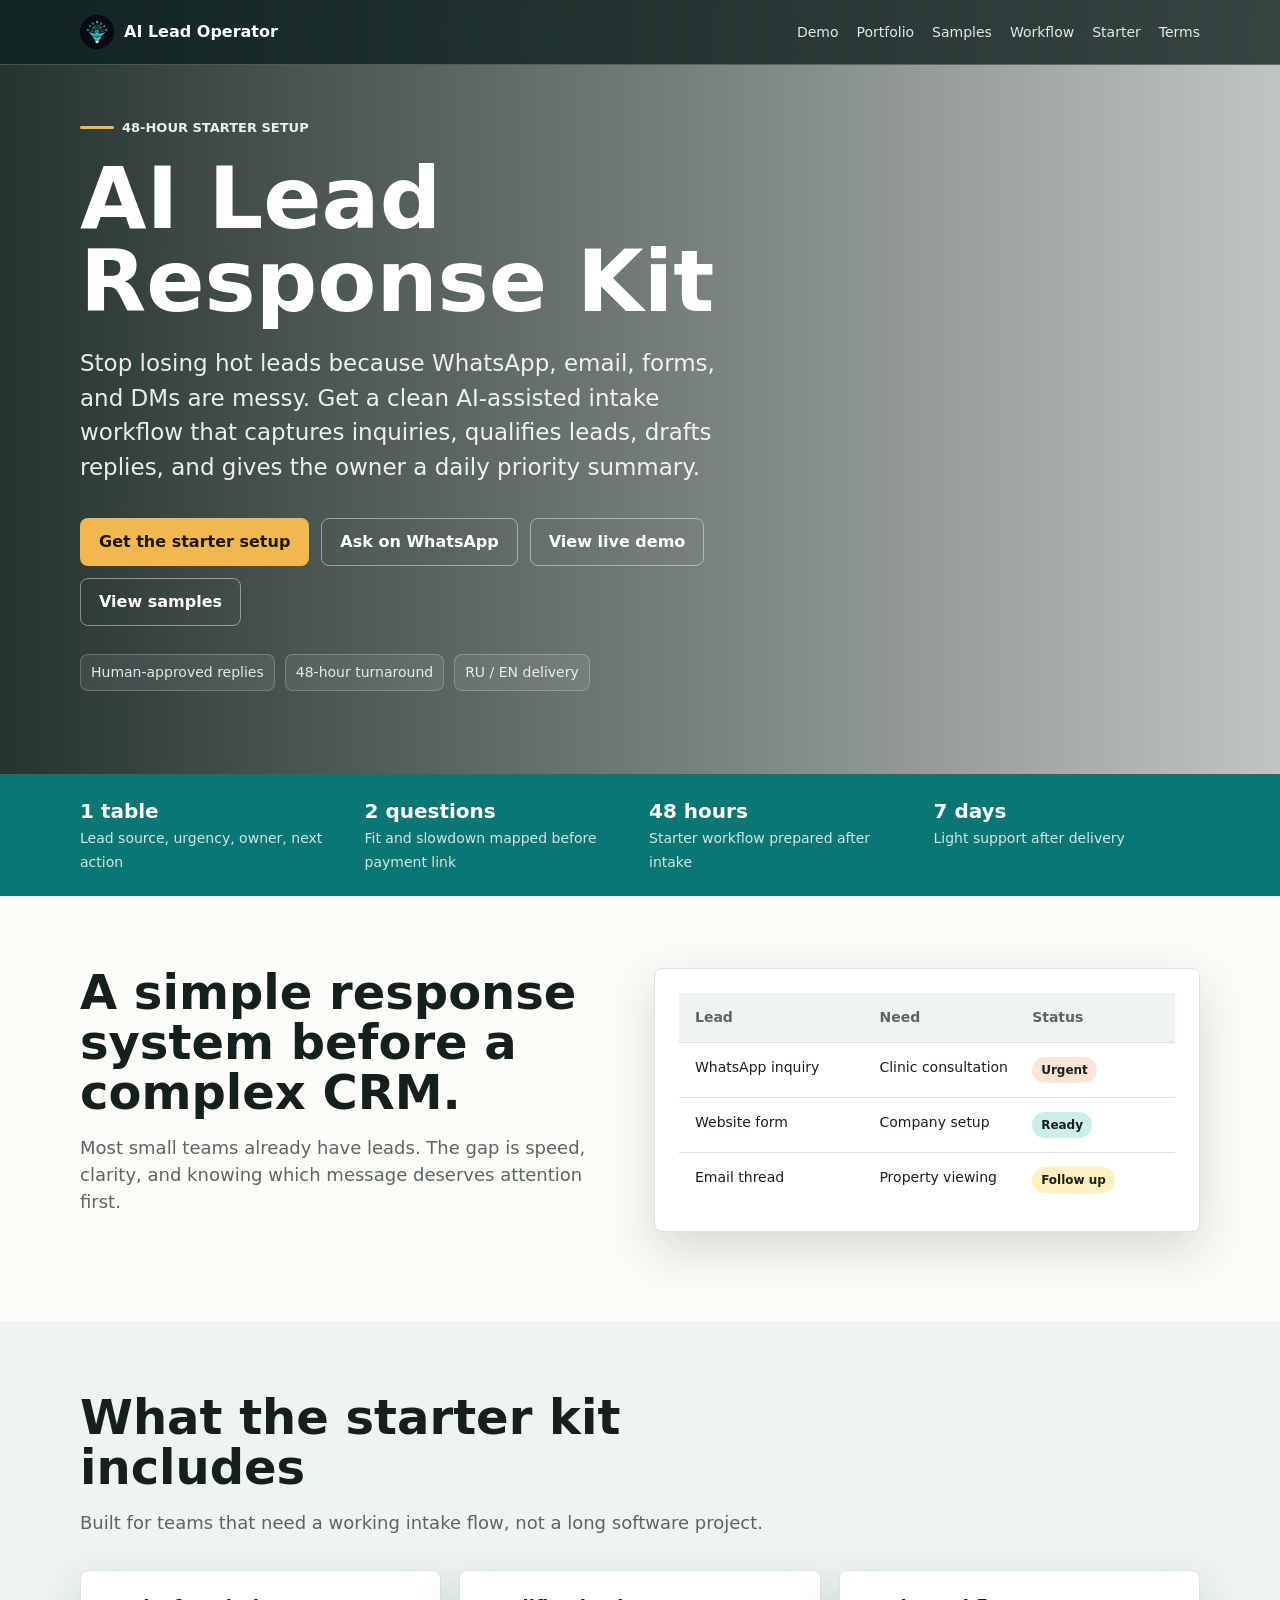
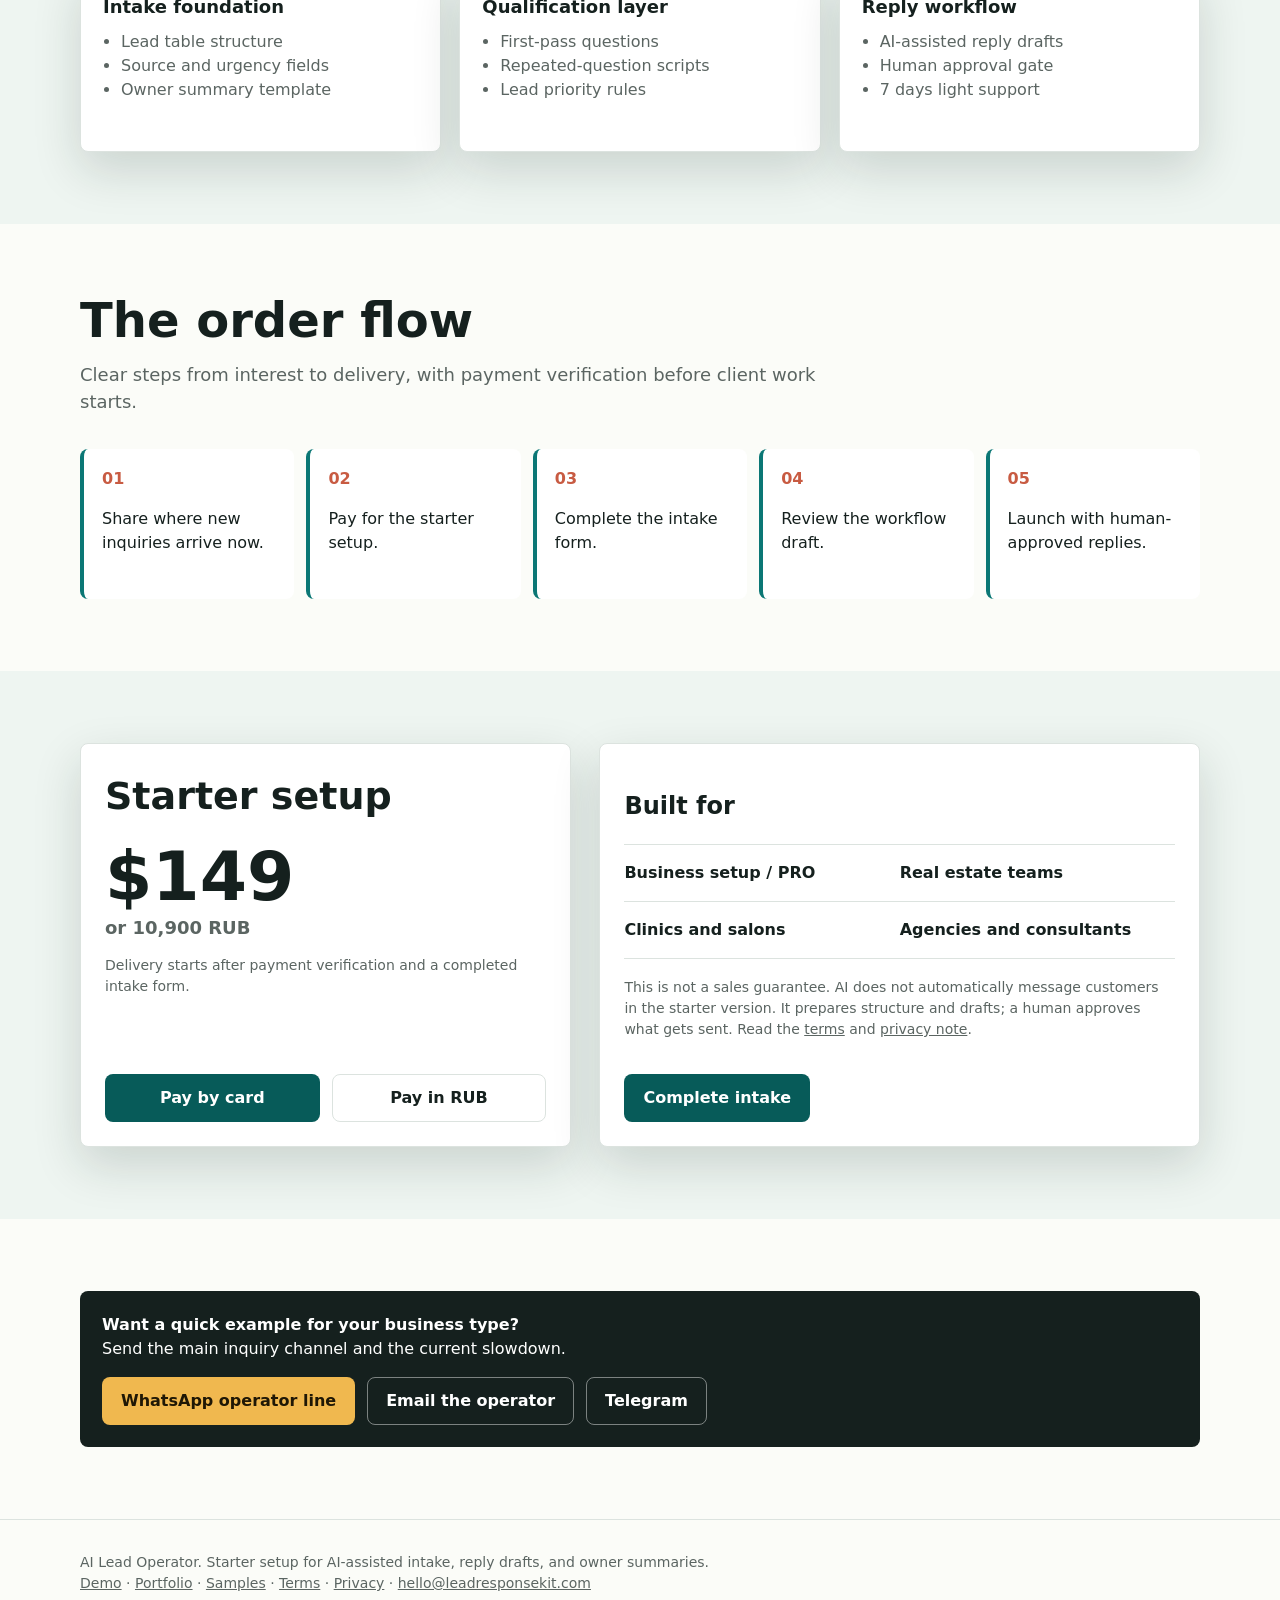
<file: index.html>
<!doctype html>
<html lang="en">
  <head>
    <meta charset="utf-8" />
    <meta name="viewport" content="width=device-width, initial-scale=1" />
    <title>AI Lead Response Kit</title>
    <meta
      name="description"
      content="A 48-hour AI-assisted lead intake setup for small teams that handle WhatsApp, email, forms, and DMs."
    />
    <link rel="canonical" href="https://leadresponsekit.com/" />
    <style>
      :root {
        color-scheme: light;
        --ink: #15201e;
        --muted: #5b6562;
        --line: #dce3df;
        --paper: #fbfcf8;
        --band: #eef5f1;
        --teal: #0b7775;
        --teal-dark: #075b59;
        --coral: #c85b42;
        --amber: #f0b84f;
        --white: #ffffff;
        --shadow: 0 18px 48px rgba(16, 36, 33, 0.16);
      }

      * {
        box-sizing: border-box;
      }

      html {
        scroll-behavior: smooth;
      }

      body {
        margin: 0;
        background: var(--paper);
        color: var(--ink);
        font-family:
          Inter, ui-sans-serif, system-ui, -apple-system, BlinkMacSystemFont,
          "Segoe UI", sans-serif;
        line-height: 1.5;
      }

      a {
        color: inherit;
      }

      .topbar {
        position: fixed;
        z-index: 10;
        top: 0;
        left: 0;
        right: 0;
        border-bottom: 1px solid rgba(255, 255, 255, 0.22);
        background: rgba(13, 33, 30, 0.78);
        backdrop-filter: blur(14px);
      }

      .nav {
        display: flex;
        align-items: center;
        justify-content: space-between;
        width: min(1120px, calc(100% - 32px));
        min-height: 64px;
        margin: 0 auto;
        gap: 20px;
      }

      .brand {
        display: inline-flex;
        align-items: center;
        gap: 10px;
        color: var(--white);
        font-weight: 750;
        text-decoration: none;
        white-space: nowrap;
      }

      .brand img {
        width: 34px;
        height: 34px;
        border-radius: 50%;
        object-fit: cover;
      }

      .nav-links {
        display: flex;
        align-items: center;
        gap: 18px;
        color: rgba(255, 255, 255, 0.88);
        font-size: 14px;
      }

      .nav-links a {
        text-decoration: none;
      }

      .hero {
        min-height: 86vh;
        padding: 112px 0 72px;
        color: var(--white);
        background:
          linear-gradient(90deg, rgba(7, 23, 21, 0.88), rgba(7, 23, 21, 0.54) 54%, rgba(7, 23, 21, 0.24)),
          url("https://images.unsplash.com/photo-1497366754035-f200968a6e72?auto=format&fit=crop&w=1800&q=82");
        background-position: center;
        background-size: cover;
      }

      .hero-inner,
      .section-inner {
        width: min(1120px, calc(100% - 32px));
        margin: 0 auto;
      }

      .hero-copy {
        max-width: 720px;
      }

      .eyebrow {
        display: inline-flex;
        align-items: center;
        gap: 8px;
        margin-bottom: 20px;
        color: rgba(255, 255, 255, 0.9);
        font-size: 13px;
        font-weight: 720;
        letter-spacing: 0;
        text-transform: uppercase;
      }

      .eyebrow::before {
        display: block;
        width: 34px;
        height: 3px;
        border-radius: 999px;
        background: var(--amber);
        content: "";
      }

      h1 {
        max-width: 12ch;
        margin: 0;
        font-size: clamp(48px, 8vw, 86px);
        line-height: 0.96;
        letter-spacing: 0;
      }

      .hero-text {
        max-width: 650px;
        margin: 24px 0 0;
        color: rgba(255, 255, 255, 0.9);
        font-size: clamp(18px, 2.2vw, 23px);
      }

      .actions {
        display: flex;
        flex-wrap: wrap;
        gap: 12px;
        margin-top: 34px;
      }

      .button {
        display: inline-flex;
        align-items: center;
        justify-content: center;
        min-height: 48px;
        padding: 0 18px;
        border: 1px solid transparent;
        border-radius: 8px;
        font-weight: 760;
        text-decoration: none;
        transition:
          transform 160ms ease,
          background 160ms ease,
          border-color 160ms ease;
      }

      .button:hover {
        transform: translateY(-1px);
      }

      .button.primary {
        background: var(--amber);
        color: #1f1705;
      }

      .button.secondary {
        border-color: rgba(255, 255, 255, 0.44);
        color: var(--white);
      }

      .hero-meta {
        display: flex;
        flex-wrap: wrap;
        gap: 10px;
        margin-top: 28px;
        color: rgba(255, 255, 255, 0.86);
        font-size: 14px;
      }

      .hero-meta span {
        padding: 7px 10px;
        border: 1px solid rgba(255, 255, 255, 0.22);
        border-radius: 8px;
        background: rgba(255, 255, 255, 0.08);
      }

      section {
        padding: 72px 0;
      }

      .proof-band {
        padding: 22px 0;
        background: var(--teal);
        color: var(--white);
      }

      .proof-grid {
        display: grid;
        grid-template-columns: repeat(4, minmax(0, 1fr));
        gap: 18px;
      }

      .proof-item strong {
        display: block;
        font-size: 20px;
      }

      .proof-item span {
        color: rgba(255, 255, 255, 0.82);
        font-size: 14px;
      }

      .section-heading {
        max-width: 760px;
        margin-bottom: 34px;
      }

      .section-heading h2 {
        margin: 0;
        font-size: clamp(32px, 5vw, 48px);
        line-height: 1.04;
        letter-spacing: 0;
      }

      .section-heading p {
        margin: 16px 0 0;
        color: var(--muted);
        font-size: 18px;
      }

      .split {
        display: grid;
        grid-template-columns: 1fr 1fr;
        gap: 28px;
        align-items: start;
      }

      .panel,
      .tile {
        border: 1px solid var(--line);
        border-radius: 8px;
        background: var(--white);
        box-shadow: var(--shadow);
      }

      .panel {
        padding: 24px;
      }

      .lead-table {
        overflow: hidden;
      }

      .lead-row {
        display: grid;
        grid-template-columns: 1.1fr 0.9fr 0.8fr;
        gap: 10px;
        padding: 14px 16px;
        border-bottom: 1px solid var(--line);
        font-size: 14px;
      }

      .lead-row:last-child {
        border-bottom: 0;
      }

      .lead-row.header {
        background: var(--band);
        color: var(--muted);
        font-weight: 740;
      }

      .status {
        display: inline-flex;
        width: fit-content;
        min-height: 26px;
        align-items: center;
        padding: 0 9px;
        border-radius: 999px;
        color: #17201d;
        font-size: 12px;
        font-weight: 780;
      }

      .hot {
        background: #ffe4d7;
      }

      .warm {
        background: #fff0bd;
      }

      .ready {
        background: #cceee9;
      }

      .grid-3 {
        display: grid;
        grid-template-columns: repeat(3, minmax(0, 1fr));
        gap: 18px;
      }

      .tile {
        min-height: 182px;
        padding: 22px;
      }

      .tile b {
        display: block;
        margin-bottom: 10px;
        font-size: 18px;
      }

      .tile p,
      .tile ul {
        margin: 0;
        color: var(--muted);
      }

      .tile ul {
        padding-left: 18px;
      }

      .band {
        background: var(--band);
      }

      .steps {
        display: grid;
        grid-template-columns: repeat(5, minmax(0, 1fr));
        gap: 12px;
      }

      .step {
        min-height: 150px;
        border-left: 4px solid var(--teal);
        padding: 18px;
        border-radius: 8px;
        background: var(--white);
      }

      .step span {
        color: var(--coral);
        font-weight: 820;
      }

      .price-row {
        display: grid;
        grid-template-columns: 0.9fr 1.1fr;
        gap: 28px;
        align-items: stretch;
      }

      .price {
        display: flex;
        min-height: 340px;
        flex-direction: column;
        justify-content: space-between;
      }

      .price h2 {
        margin: 0;
        font-size: 38px;
        letter-spacing: 0;
      }

      .amount {
        margin: 18px 0;
        font-size: clamp(46px, 7vw, 68px);
        font-weight: 850;
        line-height: 1;
      }

      .amount small {
        display: block;
        margin-top: 8px;
        color: var(--muted);
        font-size: 18px;
        font-weight: 700;
      }

      .payment-actions {
        display: grid;
        grid-template-columns: 1fr 1fr;
        gap: 12px;
      }

      .payment-actions .button {
        width: 100%;
      }

      .button.dark {
        background: var(--teal-dark);
        color: var(--white);
      }

      .button.light {
        border-color: var(--line);
        background: var(--white);
        color: var(--ink);
      }

      .fineprint {
        color: var(--muted);
        font-size: 14px;
      }

      .contact-strip {
        display: flex;
        flex-wrap: wrap;
        align-items: center;
        justify-content: space-between;
        gap: 16px;
        padding: 22px;
        border-radius: 8px;
        background: #15201e;
        color: var(--white);
      }

      .niche-list {
        display: grid;
        grid-template-columns: 1fr 1fr;
        gap: 0;
        margin: 18px 0;
        border-top: 1px solid var(--line);
      }

      .niche-item {
        min-height: 56px;
        padding: 16px 0;
        border-bottom: 1px solid var(--line);
        font-weight: 740;
      }

      footer {
        padding: 32px 0;
        border-top: 1px solid var(--line);
        color: var(--muted);
        font-size: 14px;
      }

      @media (max-width: 860px) {
        .nav {
          min-height: 58px;
        }

        .nav-links {
          display: none;
        }

        .hero {
          min-height: 82vh;
          padding-top: 96px;
          background:
            linear-gradient(180deg, rgba(7, 23, 21, 0.9), rgba(7, 23, 21, 0.7) 58%, rgba(7, 23, 21, 0.5)),
            url("https://images.unsplash.com/photo-1497366754035-f200968a6e72?auto=format&fit=crop&w=1100&q=82");
          background-position: center;
        }

        h1 {
          font-size: clamp(44px, 15vw, 64px);
        }

        .split,
        .grid-3,
        .price-row,
        .proof-grid,
        .steps {
          grid-template-columns: 1fr;
        }

        .lead-row {
          grid-template-columns: 1fr;
        }

        .payment-actions {
          grid-template-columns: 1fr;
        }

        section {
          padding: 54px 0;
        }
      }
    </style>
  </head>
  <body>
    <header class="topbar">
      <nav class="nav" aria-label="Main navigation">
        <a class="brand" href="#top">
          <img src="assets/telegram-avatar-ai-lead-operator.png" alt="" />
          <span>AI Lead Operator</span>
        </a>
        <div class="nav-links">
          <a href="demo/">Demo</a>
          <a href="portfolio/">Portfolio</a>
          <a href="samples/">Samples</a>
          <a href="#workflow">Workflow</a>
          <a href="#starter">Starter</a>
          <a href="terms.html">Terms</a>
        </div>
      </nav>
    </header>

    <main id="top">
      <section class="hero" aria-labelledby="hero-title">
        <div class="hero-inner">
          <div class="hero-copy">
            <div class="eyebrow">48-hour starter setup</div>
            <h1 id="hero-title">AI Lead Response Kit</h1>
            <p class="hero-text">
              Stop losing hot leads because WhatsApp, email, forms, and DMs are messy. Get a clean AI-assisted intake workflow that captures inquiries, qualifies leads, drafts replies, and gives the owner a daily priority summary.
            </p>
            <div class="actions">
          <a class="button primary" href="#starter">Get the starter setup</a>
          <a class="button secondary" href="https://wa.me/66825581041" target="_blank" rel="noopener">Ask on WhatsApp</a>
          <a class="button secondary" href="demo/">View live demo</a>
          <a class="button secondary" href="samples/">View samples</a>
            </div>
            <div class="hero-meta" aria-label="Service details">
              <span>Human-approved replies</span>
              <span>48-hour turnaround</span>
              <span>RU / EN delivery</span>
            </div>
          </div>
        </div>
      </section>

      <div class="proof-band">
        <div class="section-inner proof-grid" aria-label="Offer highlights">
          <div class="proof-item">
            <strong>1 table</strong>
            <span>Lead source, urgency, owner, next action</span>
          </div>
          <div class="proof-item">
            <strong>2 questions</strong>
            <span>Fit and slowdown mapped before payment link</span>
          </div>
          <div class="proof-item">
            <strong>48 hours</strong>
            <span>Starter workflow prepared after intake</span>
          </div>
          <div class="proof-item">
            <strong>7 days</strong>
            <span>Light support after delivery</span>
          </div>
        </div>
      </div>

      <section aria-labelledby="why-title">
        <div class="section-inner split">
          <div class="section-heading">
            <h2 id="why-title">A simple response system before a complex CRM.</h2>
            <p>
              Most small teams already have leads. The gap is speed, clarity, and knowing which message deserves attention first.
            </p>
          </div>
          <div class="panel lead-table" aria-label="Sample lead intake table">
            <div class="lead-row header">
              <span>Lead</span>
              <span>Need</span>
              <span>Status</span>
            </div>
            <div class="lead-row">
              <span>WhatsApp inquiry</span>
              <span>Clinic consultation</span>
              <span class="status hot">Urgent</span>
            </div>
            <div class="lead-row">
              <span>Website form</span>
              <span>Company setup</span>
              <span class="status ready">Ready</span>
            </div>
            <div class="lead-row">
              <span>Email thread</span>
              <span>Property viewing</span>
              <span class="status warm">Follow up</span>
            </div>
          </div>
        </div>
      </section>

      <section class="band" aria-labelledby="includes-title">
        <div class="section-inner">
          <div class="section-heading">
            <h2 id="includes-title">What the starter kit includes</h2>
            <p>Built for teams that need a working intake flow, not a long software project.</p>
          </div>
          <div class="grid-3">
            <article class="tile">
              <b>Intake foundation</b>
              <ul>
                <li>Lead table structure</li>
                <li>Source and urgency fields</li>
                <li>Owner summary template</li>
              </ul>
            </article>
            <article class="tile">
              <b>Qualification layer</b>
              <ul>
                <li>First-pass questions</li>
                <li>Repeated-question scripts</li>
                <li>Lead priority rules</li>
              </ul>
            </article>
            <article class="tile">
              <b>Reply workflow</b>
              <ul>
                <li>AI-assisted reply drafts</li>
                <li>Human approval gate</li>
                <li>7 days light support</li>
              </ul>
            </article>
          </div>
        </div>
      </section>

      <section id="workflow" aria-labelledby="workflow-title">
        <div class="section-inner">
          <div class="section-heading">
            <h2 id="workflow-title">The order flow</h2>
            <p>Clear steps from interest to delivery, with payment verification before client work starts.</p>
          </div>
          <div class="steps">
            <div class="step">
              <span>01</span>
              <p>Share where new inquiries arrive now.</p>
            </div>
            <div class="step">
              <span>02</span>
              <p>Pay for the starter setup.</p>
            </div>
            <div class="step">
              <span>03</span>
              <p>Complete the intake form.</p>
            </div>
            <div class="step">
              <span>04</span>
              <p>Review the workflow draft.</p>
            </div>
            <div class="step">
              <span>05</span>
              <p>Launch with human-approved replies.</p>
            </div>
          </div>
        </div>
      </section>

      <section id="starter" class="band" aria-labelledby="starter-title">
        <div class="section-inner price-row">
          <div class="panel price">
            <div>
              <h2 id="starter-title">Starter setup</h2>
              <div class="amount">
                $149
                <small>or 10,900 RUB</small>
              </div>
              <p class="fineprint">
                Delivery starts after payment verification and a completed intake form.
              </p>
            </div>
            <div class="payment-actions">
              <a
                class="button dark"
                href="https://buy.polar.sh/polar_cl_fDX19MUsc7lZwuNIAuz5MQEdfQfYAPfIiLidr22T5Q5?product_id=c7b3e9d4-cd72-4487-afa0-8395dbe95d42"
                target="_blank"
                rel="noopener"
              >
                Pay by card
              </a>
              <a class="button light" href="https://yookassa.ru/my/i/aie04KqN8AJI/l" target="_blank" rel="noopener">
                Pay in RUB
              </a>
            </div>
          </div>

          <div class="panel">
            <h2>Built for</h2>
            <div class="niche-list">
              <div class="niche-item">Business setup / PRO</div>
              <div class="niche-item">Real estate teams</div>
              <div class="niche-item">Clinics and salons</div>
              <div class="niche-item">Agencies and consultants</div>
            </div>
            <p class="fineprint">
              This is not a sales guarantee. AI does not automatically message customers in the starter version. It prepares structure and drafts; a human approves what gets sent.
              Read the <a href="terms.html">terms</a> and <a href="privacy.html">privacy note</a>.
            </p>
            <div class="actions">
              <a
                class="button dark"
                href="https://docs.google.com/forms/d/e/1FAIpQLSevq_GOK8xX2vU4sYnhWtGE2JAshIRVFcpp3JBYM7IN2eAYXA/viewform"
                target="_blank"
                rel="noopener"
              >
                Complete intake
              </a>
            </div>
          </div>
        </div>
      </section>

      <section aria-label="Contact">
        <div class="section-inner contact-strip">
          <div>
            <strong>Want a quick example for your business type?</strong>
            <div>Send the main inquiry channel and the current slowdown.</div>
          </div>
          <div class="actions" style="margin: 0;">
            <a class="button primary" href="https://wa.me/66825581041" target="_blank" rel="noopener">
              WhatsApp operator line
            </a>
            <a class="button secondary" href="mailto:hello@leadresponsekit.com?subject=AI%20Lead%20Response%20Kit%20example">
              Email the operator
            </a>
            <a class="button secondary" href="https://t.me/aileadoperator_dxb" target="_blank" rel="noopener">
              Telegram
            </a>
          </div>
        </div>
      </section>
    </main>

    <footer>
      <div class="section-inner">
        AI Lead Operator. Starter setup for AI-assisted intake, reply drafts, and owner summaries.
        <br />
        <a href="demo/">Demo</a> · <a href="portfolio/">Portfolio</a> · <a href="samples/">Samples</a> · <a href="terms.html">Terms</a> · <a href="privacy.html">Privacy</a> · <a href="mailto:hello@leadresponsekit.com">hello@leadresponsekit.com</a>
      </div>
    </footer>
  </body>
</html>
</file>
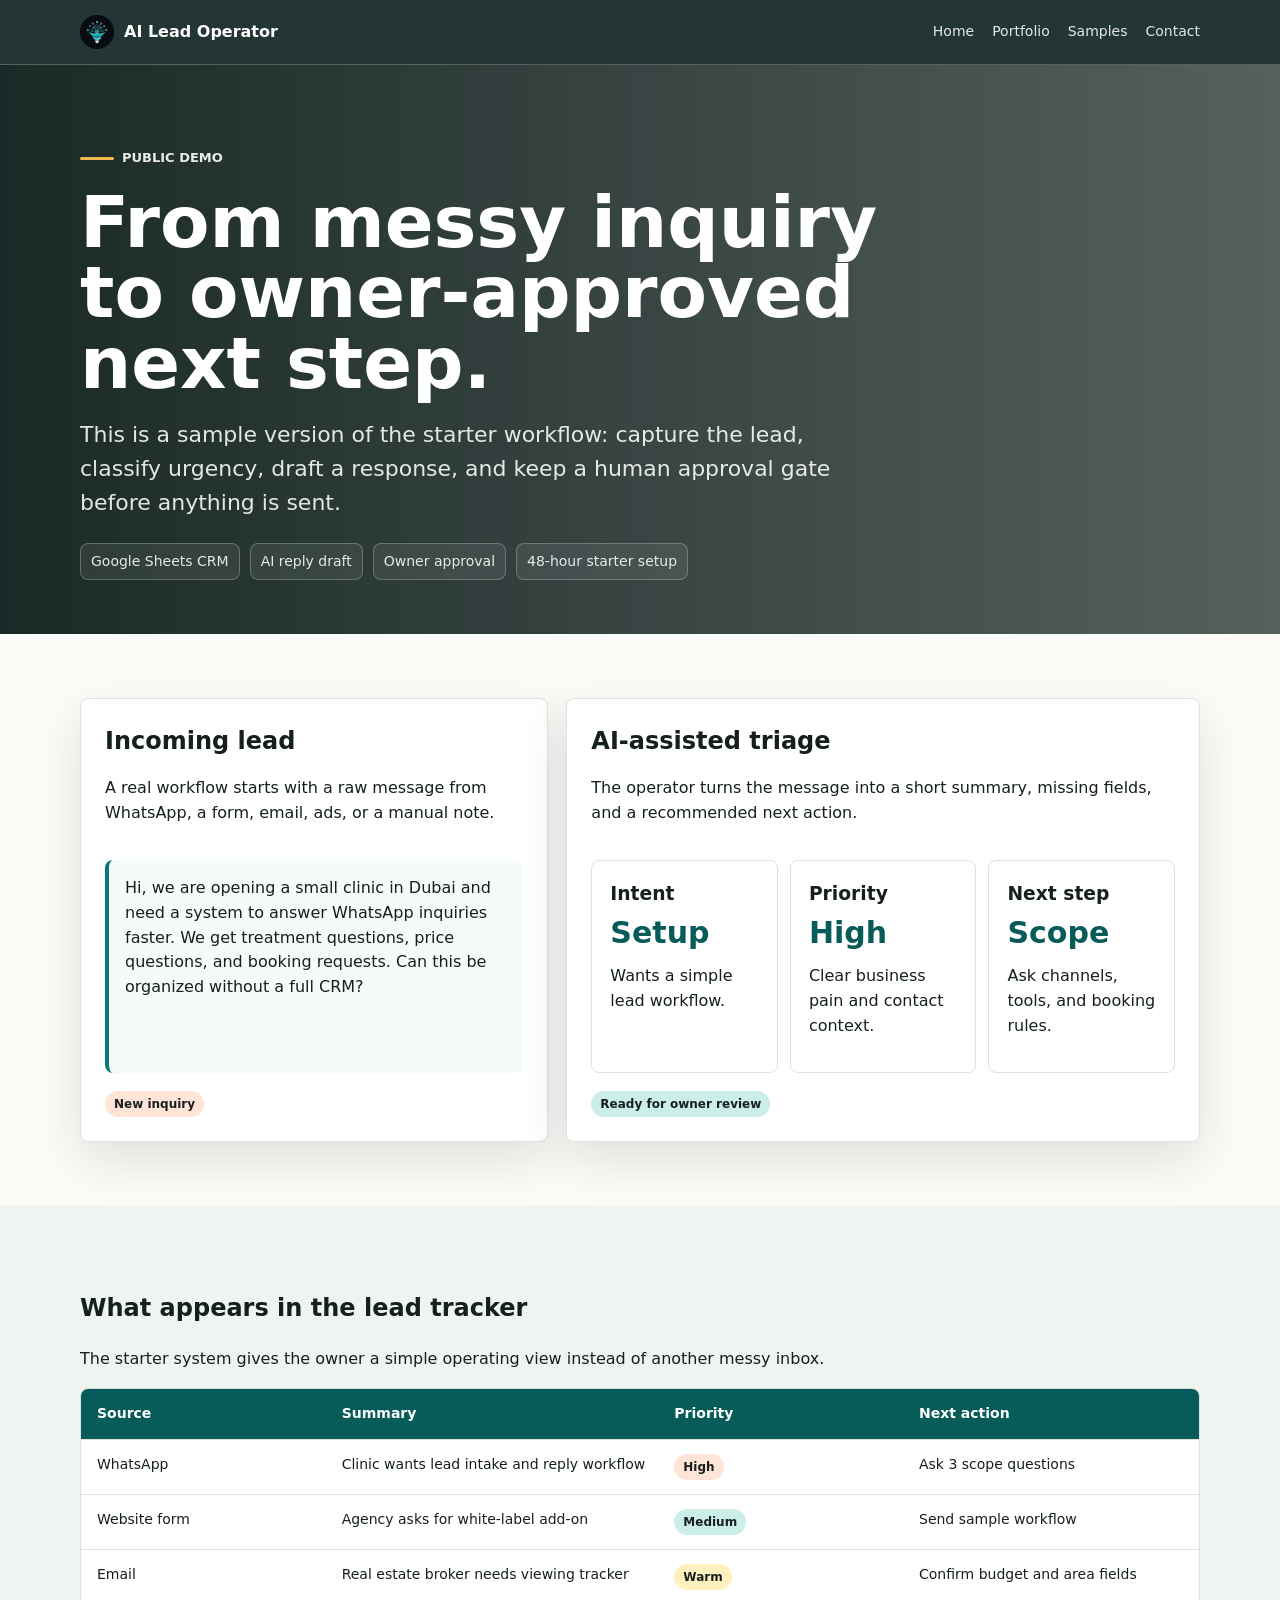
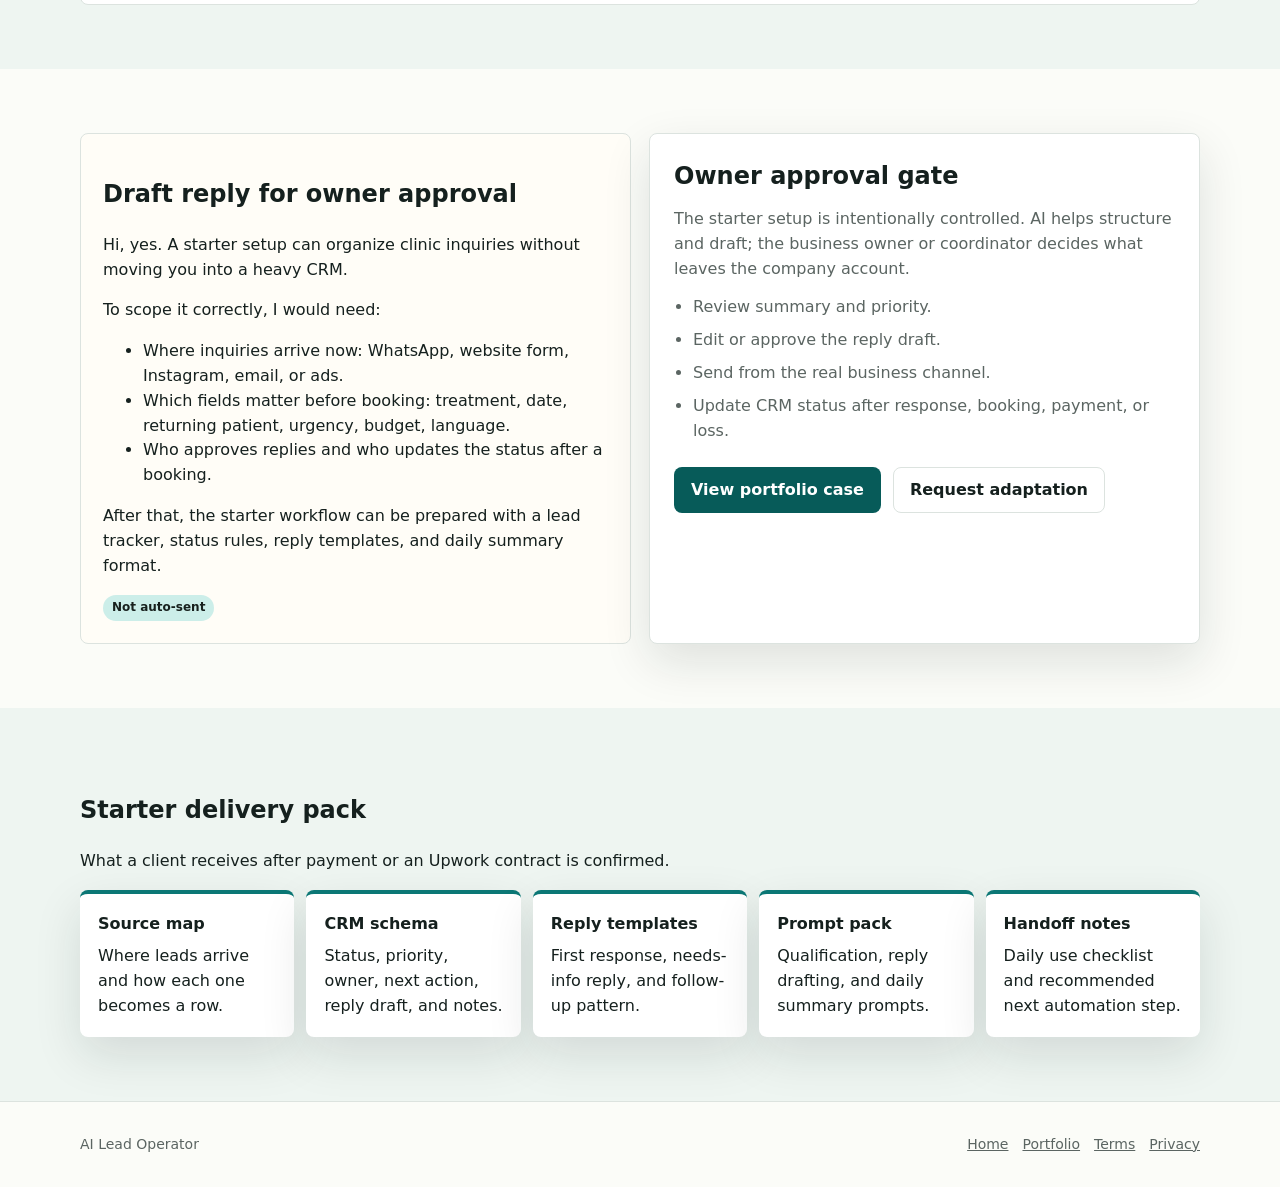
<file: demo/index.html>
<!doctype html>
<html lang="en">
  <head>
    <meta charset="utf-8" />
    <meta name="viewport" content="width=device-width, initial-scale=1" />
    <title>Live Demo | AI Lead Response Kit</title>
    <meta
      name="description"
      content="A public demo of how AI Lead Response Kit turns a raw inquiry into a CRM row, priority score, reply draft, and owner-approved next step."
    />
    <link rel="canonical" href="https://leadresponsekit.com/demo/" />
    <link rel="stylesheet" href="../assets/pages.css" />
  </head>
  <body>
    <header class="topbar">
      <nav class="nav" aria-label="Main navigation">
        <a class="brand" href="/">
          <img src="../assets/telegram-avatar-ai-lead-operator.png" alt="" />
          <span>AI Lead Operator</span>
        </a>
        <div class="nav-links">
          <a href="/">Home</a>
          <a href="../portfolio/">Portfolio</a>
          <a href="../samples/">Samples</a>
          <a href="mailto:hello@leadresponsekit.com">Contact</a>
        </div>
      </nav>
    </header>

    <main>
      <section class="page-hero">
        <div class="section-inner">
          <div class="eyebrow">Public demo</div>
          <h1>From messy inquiry to owner-approved next step.</h1>
          <p>
            This is a sample version of the starter workflow: capture the lead, classify urgency, draft a response, and keep a human approval gate before anything is sent.
          </p>
          <div class="meta-strip">
            <span>Google Sheets CRM</span>
            <span>AI reply draft</span>
            <span>Owner approval</span>
            <span>48-hour starter setup</span>
          </div>
        </div>
      </section>

      <section>
        <div class="section-inner demo-board">
          <article class="signal-card">
            <div>
              <h2>Incoming lead</h2>
              <p>A real workflow starts with a raw message from WhatsApp, a form, email, ads, or a manual note.</p>
            </div>
            <div class="lead-message">
              Hi, we are opening a small clinic in Dubai and need a system to answer WhatsApp inquiries faster. We get treatment questions, price questions, and booking requests. Can this be organized without a full CRM?
            </div>
            <span class="pill orange">New inquiry</span>
          </article>

          <article class="signal-card">
            <div>
              <h2>AI-assisted triage</h2>
              <p>The operator turns the message into a short summary, missing fields, and a recommended next action.</p>
            </div>
            <div class="score-grid">
              <div class="score-card">
                <h3>Intent</h3>
                <strong>Setup</strong>
                <p>Wants a simple lead workflow.</p>
              </div>
              <div class="score-card">
                <h3>Priority</h3>
                <strong>High</strong>
                <p>Clear business pain and contact context.</p>
              </div>
              <div class="score-card">
                <h3>Next step</h3>
                <strong>Scope</strong>
                <p>Ask channels, tools, and booking rules.</p>
              </div>
            </div>
            <span class="pill">Ready for owner review</span>
          </article>
        </div>
      </section>

      <section class="band">
        <div class="section-inner">
          <div class="section-heading">
            <h2>What appears in the lead tracker</h2>
            <p>The starter system gives the owner a simple operating view instead of another messy inbox.</p>
          </div>
          <div class="mini-table" aria-label="Demo lead tracker table">
            <div class="mini-row header">
              <span>Source</span>
              <span>Summary</span>
              <span>Priority</span>
              <span>Next action</span>
            </div>
            <div class="mini-row">
              <span>WhatsApp</span>
              <span>Clinic wants lead intake and reply workflow</span>
              <span><span class="pill orange">High</span></span>
              <span>Ask 3 scope questions</span>
            </div>
            <div class="mini-row">
              <span>Website form</span>
              <span>Agency asks for white-label add-on</span>
              <span><span class="pill">Medium</span></span>
              <span>Send sample workflow</span>
            </div>
            <div class="mini-row">
              <span>Email</span>
              <span>Real estate broker needs viewing tracker</span>
              <span><span class="pill gold">Warm</span></span>
              <span>Confirm budget and area fields</span>
            </div>
          </div>
        </div>
      </section>

      <section>
        <div class="section-inner grid-2">
          <article class="reply-box">
            <h2>Draft reply for owner approval</h2>
            <p>
              Hi, yes. A starter setup can organize clinic inquiries without moving you into a heavy CRM.
            </p>
            <p>
              To scope it correctly, I would need:
            </p>
            <ul>
              <li>Where inquiries arrive now: WhatsApp, website form, Instagram, email, or ads.</li>
              <li>Which fields matter before booking: treatment, date, returning patient, urgency, budget, language.</li>
              <li>Who approves replies and who updates the status after a booking.</li>
            </ul>
            <p>
              After that, the starter workflow can be prepared with a lead tracker, status rules, reply templates, and daily summary format.
            </p>
            <span class="pill">Not auto-sent</span>
          </article>

          <article class="panel">
            <h2>Owner approval gate</h2>
            <p>
              The starter setup is intentionally controlled. AI helps structure and draft; the business owner or coordinator decides what leaves the company account.
            </p>
            <ul>
              <li>Review summary and priority.</li>
              <li>Edit or approve the reply draft.</li>
              <li>Send from the real business channel.</li>
              <li>Update CRM status after response, booking, payment, or loss.</li>
            </ul>
            <div class="actions">
              <a class="button dark" href="../portfolio/">View portfolio case</a>
              <a class="button light" href="mailto:hello@leadresponsekit.com?subject=Demo%20workflow%20request">Request adaptation</a>
            </div>
          </article>
        </div>
      </section>

      <section class="band">
        <div class="section-inner">
          <div class="section-heading">
            <h2>Starter delivery pack</h2>
            <p>What a client receives after payment or an Upwork contract is confirmed.</p>
          </div>
          <div class="deliverables">
            <div class="deliverable">
              <b>Source map</b>
              <span>Where leads arrive and how each one becomes a row.</span>
            </div>
            <div class="deliverable">
              <b>CRM schema</b>
              <span>Status, priority, owner, next action, reply draft, and notes.</span>
            </div>
            <div class="deliverable">
              <b>Reply templates</b>
              <span>First response, needs-info reply, and follow-up pattern.</span>
            </div>
            <div class="deliverable">
              <b>Prompt pack</b>
              <span>Qualification, reply drafting, and daily summary prompts.</span>
            </div>
            <div class="deliverable">
              <b>Handoff notes</b>
              <span>Daily use checklist and recommended next automation step.</span>
            </div>
          </div>
        </div>
      </section>
    </main>

    <footer>
      <div class="section-inner footer-row">
        <span>AI Lead Operator</span>
        <span class="footer-links">
          <a href="/">Home</a>
          <a href="../portfolio/">Portfolio</a>
          <a href="../terms.html">Terms</a>
          <a href="../privacy.html">Privacy</a>
        </span>
      </div>
    </footer>
  </body>
</html>
</file>
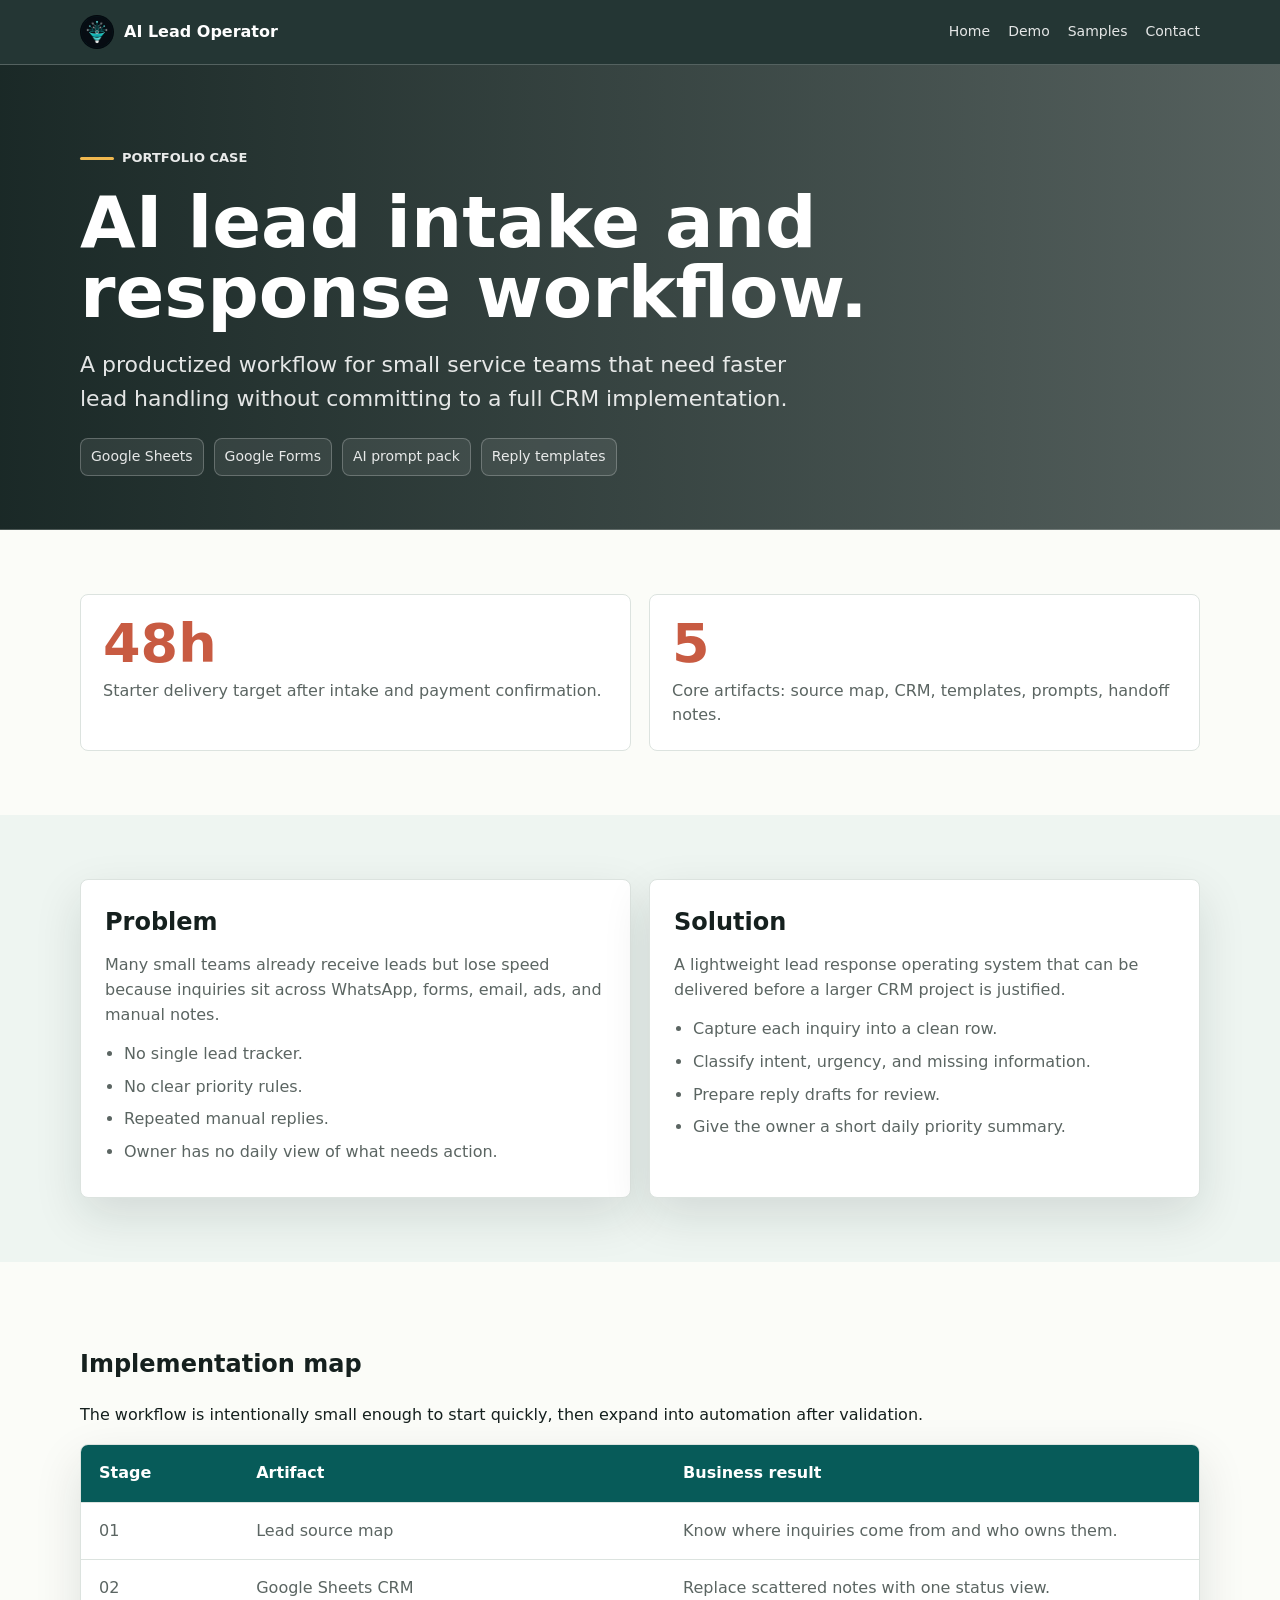
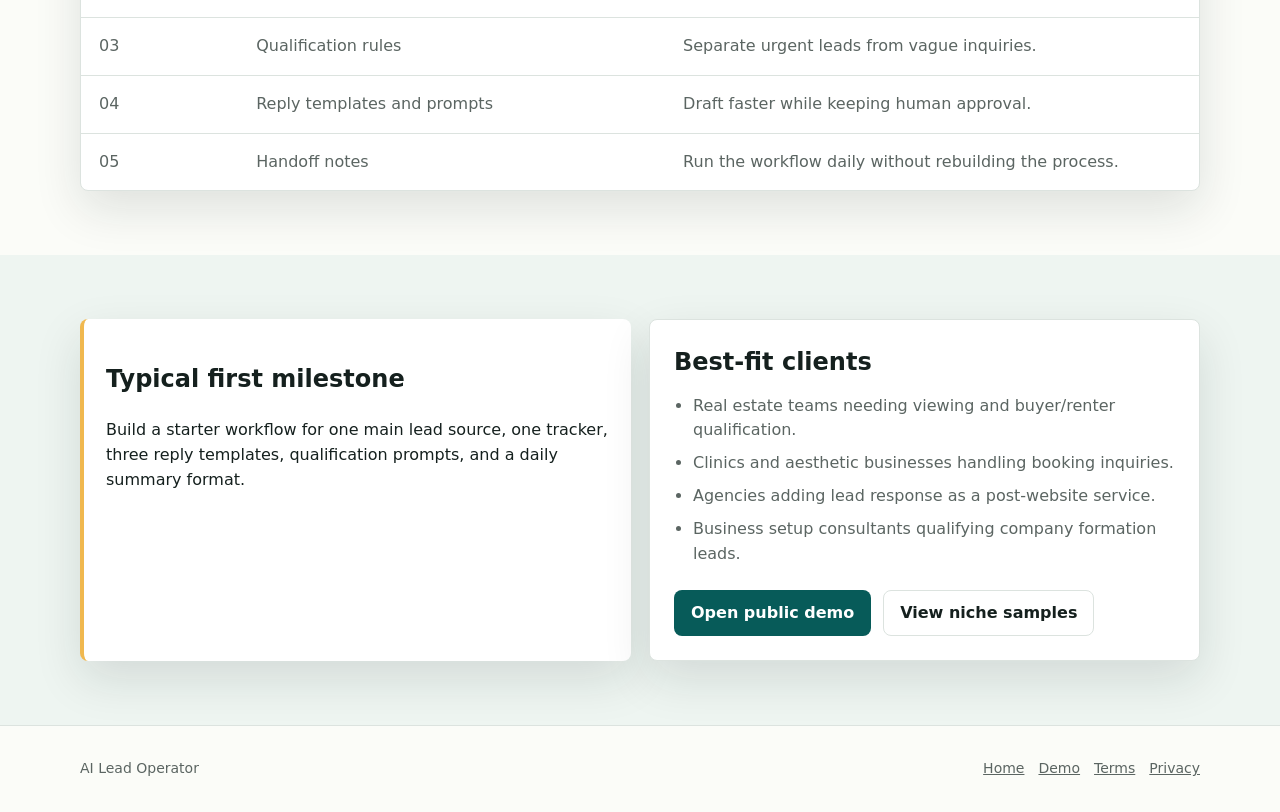
<file: portfolio/index.html>
<!doctype html>
<html lang="en">
  <head>
    <meta charset="utf-8" />
    <meta name="viewport" content="width=device-width, initial-scale=1" />
    <title>Portfolio | AI Lead Response Kit</title>
    <meta
      name="description"
      content="Portfolio case for AI Lead Response Kit: lead intake, Google Sheets CRM, AI-assisted reply drafts, and owner-approved handoff."
    />
    <link rel="canonical" href="https://leadresponsekit.com/portfolio/" />
    <link rel="stylesheet" href="../assets/pages.css" />
  </head>
  <body>
    <header class="topbar">
      <nav class="nav" aria-label="Main navigation">
        <a class="brand" href="/">
          <img src="../assets/telegram-avatar-ai-lead-operator.png" alt="" />
          <span>AI Lead Operator</span>
        </a>
        <div class="nav-links">
          <a href="/">Home</a>
          <a href="../demo/">Demo</a>
          <a href="../samples/">Samples</a>
          <a href="mailto:hello@leadresponsekit.com">Contact</a>
        </div>
      </nav>
    </header>

    <main>
      <section class="page-hero">
        <div class="section-inner">
          <div class="eyebrow">Portfolio case</div>
          <h1>AI lead intake and response workflow.</h1>
          <p>
            A productized workflow for small service teams that need faster lead handling without committing to a full CRM implementation.
          </p>
          <div class="meta-strip">
            <span>Google Sheets</span>
            <span>Google Forms</span>
            <span>AI prompt pack</span>
            <span>Reply templates</span>
          </div>
        </div>
      </section>

      <section>
        <div class="section-inner case-hero">
          <article class="case-stat">
            <strong>48h</strong>
            <span>Starter delivery target after intake and payment confirmation.</span>
          </article>
          <article class="case-stat">
            <strong>5</strong>
            <span>Core artifacts: source map, CRM, templates, prompts, handoff notes.</span>
          </article>
        </div>
      </section>

      <section class="band">
        <div class="section-inner grid-2">
          <article class="panel">
            <h2>Problem</h2>
            <p>
              Many small teams already receive leads but lose speed because inquiries sit across WhatsApp, forms, email, ads, and manual notes.
            </p>
            <ul>
              <li>No single lead tracker.</li>
              <li>No clear priority rules.</li>
              <li>Repeated manual replies.</li>
              <li>Owner has no daily view of what needs action.</li>
            </ul>
          </article>
          <article class="panel">
            <h2>Solution</h2>
            <p>
              A lightweight lead response operating system that can be delivered before a larger CRM project is justified.
            </p>
            <ul>
              <li>Capture each inquiry into a clean row.</li>
              <li>Classify intent, urgency, and missing information.</li>
              <li>Prepare reply drafts for review.</li>
              <li>Give the owner a short daily priority summary.</li>
            </ul>
          </article>
        </div>
      </section>

      <section>
        <div class="section-inner">
          <div class="section-heading">
            <h2>Implementation map</h2>
            <p>The workflow is intentionally small enough to start quickly, then expand into automation after validation.</p>
          </div>
          <div class="workflow">
            <div class="workflow-row header">
              <span>Stage</span>
              <span>Artifact</span>
              <span>Business result</span>
            </div>
            <div class="workflow-row">
              <span>01</span>
              <span>Lead source map</span>
              <span>Know where inquiries come from and who owns them.</span>
            </div>
            <div class="workflow-row">
              <span>02</span>
              <span>Google Sheets CRM</span>
              <span>Replace scattered notes with one status view.</span>
            </div>
            <div class="workflow-row">
              <span>03</span>
              <span>Qualification rules</span>
              <span>Separate urgent leads from vague inquiries.</span>
            </div>
            <div class="workflow-row">
              <span>04</span>
              <span>Reply templates and prompts</span>
              <span>Draft faster while keeping human approval.</span>
            </div>
            <div class="workflow-row">
              <span>05</span>
              <span>Handoff notes</span>
              <span>Run the workflow daily without rebuilding the process.</span>
            </div>
          </div>
        </div>
      </section>

      <section class="band">
        <div class="section-inner grid-2">
          <article class="quote-block">
            <h2>Typical first milestone</h2>
            <p>
              Build a starter workflow for one main lead source, one tracker, three reply templates, qualification prompts, and a daily summary format.
            </p>
          </article>
          <article class="panel">
            <h2>Best-fit clients</h2>
            <ul>
              <li>Real estate teams needing viewing and buyer/renter qualification.</li>
              <li>Clinics and aesthetic businesses handling booking inquiries.</li>
              <li>Agencies adding lead response as a post-website service.</li>
              <li>Business setup consultants qualifying company formation leads.</li>
            </ul>
            <div class="actions">
              <a class="button dark" href="../demo/">Open public demo</a>
              <a class="button light" href="../samples/">View niche samples</a>
            </div>
          </article>
        </div>
      </section>
    </main>

    <footer>
      <div class="section-inner footer-row">
        <span>AI Lead Operator</span>
        <span class="footer-links">
          <a href="/">Home</a>
          <a href="../demo/">Demo</a>
          <a href="../terms.html">Terms</a>
          <a href="../privacy.html">Privacy</a>
        </span>
      </div>
    </footer>
  </body>
</html>
</file>
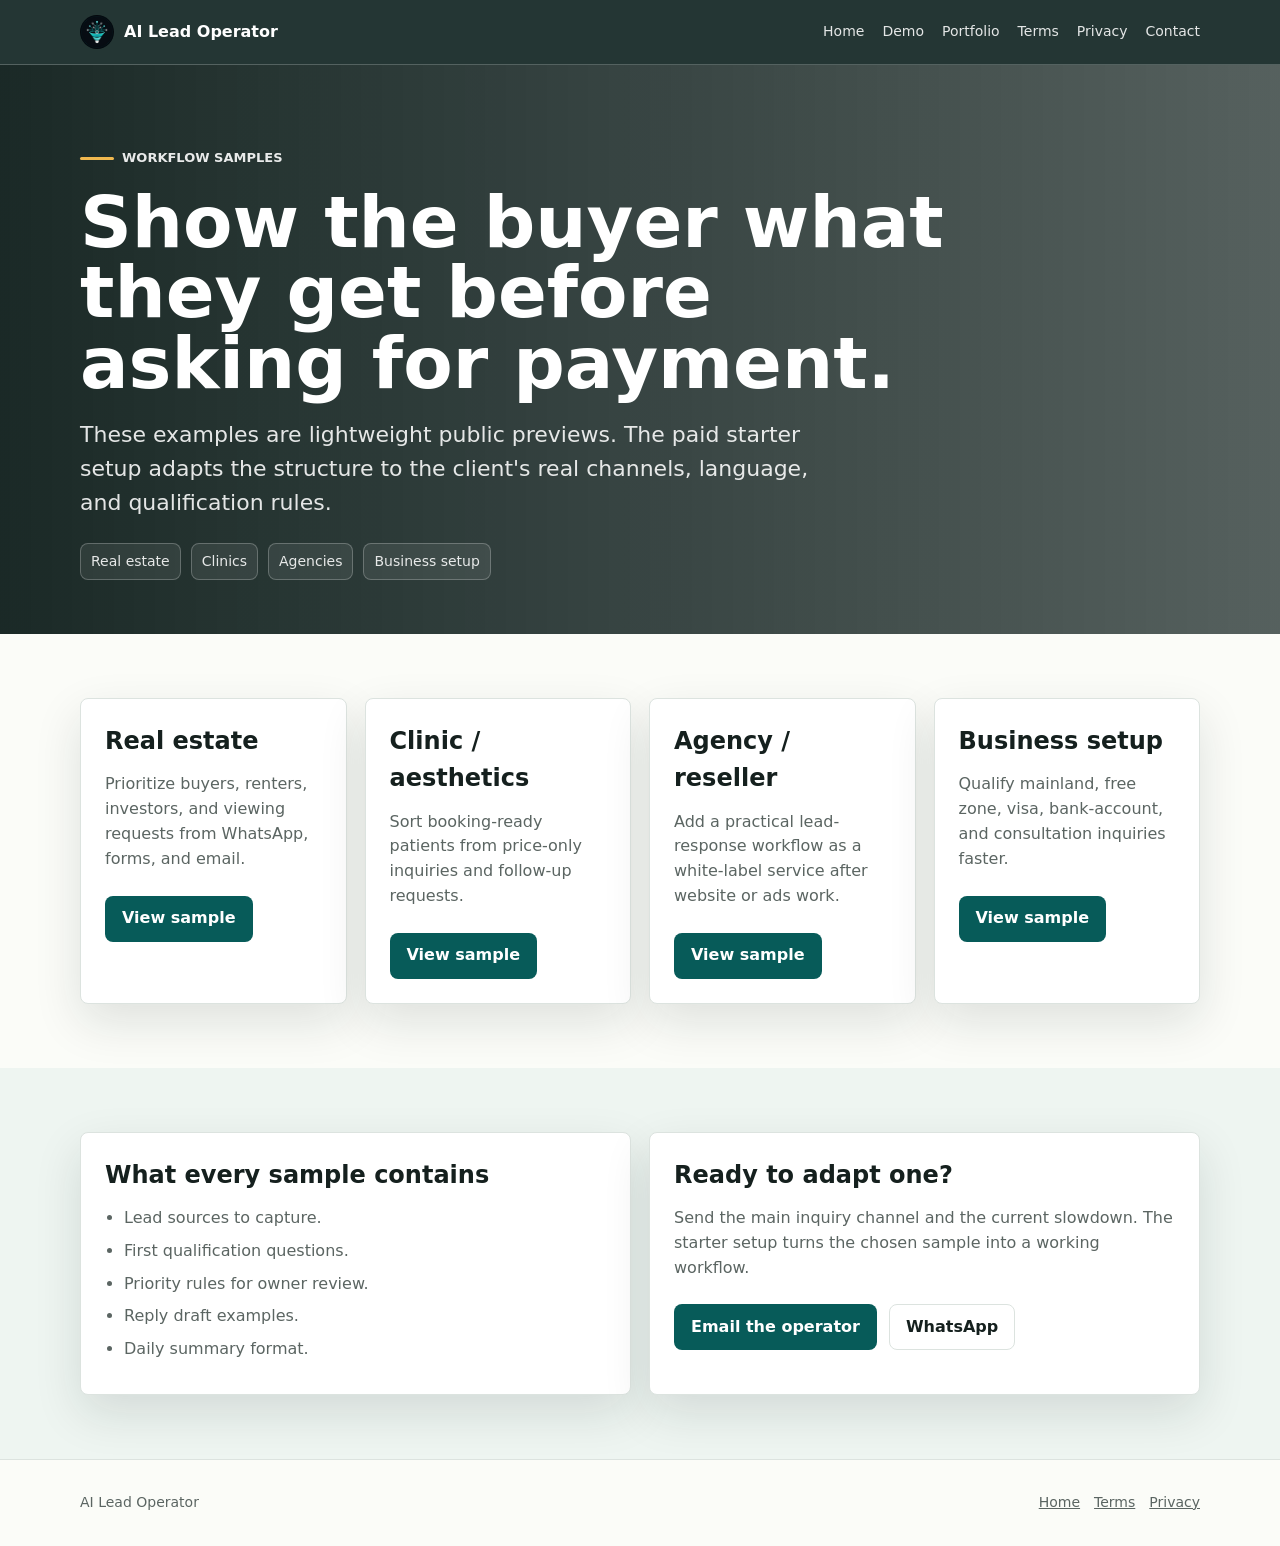
<file: samples/index.html>
<!doctype html>
<html lang="en">
  <head>
    <meta charset="utf-8" />
    <meta name="viewport" content="width=device-width, initial-scale=1" />
    <title>Sample Workflows | AI Lead Response Kit</title>
    <meta
      name="description"
      content="Sample AI-assisted lead response workflows for real estate, clinics, agencies, and business setup teams."
    />
    <link rel="canonical" href="https://leadresponsekit.com/samples/" />
    <link rel="stylesheet" href="../assets/pages.css" />
  </head>
  <body>
    <header class="topbar">
      <nav class="nav" aria-label="Main navigation">
        <a class="brand" href="/">
          <img src="../assets/telegram-avatar-ai-lead-operator.png" alt="" />
          <span>AI Lead Operator</span>
        </a>
        <div class="nav-links">
          <a href="/">Home</a>
          <a href="../demo/">Demo</a>
          <a href="../portfolio/">Portfolio</a>
          <a href="../terms.html">Terms</a>
          <a href="../privacy.html">Privacy</a>
          <a href="mailto:hello@leadresponsekit.com">Contact</a>
        </div>
      </nav>
    </header>

    <main>
      <section class="page-hero">
        <div class="section-inner">
          <div class="eyebrow">Workflow samples</div>
          <h1>Show the buyer what they get before asking for payment.</h1>
          <p>
            These examples are lightweight public previews. The paid starter setup adapts the structure to the client's real channels, language, and qualification rules.
          </p>
          <div class="meta-strip">
            <span>Real estate</span>
            <span>Clinics</span>
            <span>Agencies</span>
            <span>Business setup</span>
          </div>
        </div>
      </section>

      <section>
        <div class="section-inner sample-grid">
          <article class="tile">
            <h2>Real estate</h2>
            <p>Prioritize buyers, renters, investors, and viewing requests from WhatsApp, forms, and email.</p>
            <div class="actions">
              <a class="button dark" href="real-estate.html">View sample</a>
            </div>
          </article>
          <article class="tile">
            <h2>Clinic / aesthetics</h2>
            <p>Sort booking-ready patients from price-only inquiries and follow-up requests.</p>
            <div class="actions">
              <a class="button dark" href="clinic-aesthetics.html">View sample</a>
            </div>
          </article>
          <article class="tile">
            <h2>Agency / reseller</h2>
            <p>Add a practical lead-response workflow as a white-label service after website or ads work.</p>
            <div class="actions">
              <a class="button dark" href="agency-reseller.html">View sample</a>
            </div>
          </article>
          <article class="tile">
            <h2>Business setup</h2>
            <p>Qualify mainland, free zone, visa, bank-account, and consultation inquiries faster.</p>
            <div class="actions">
              <a class="button dark" href="business-setup.html">View sample</a>
            </div>
          </article>
        </div>
      </section>

      <section class="band">
        <div class="section-inner grid-2">
          <article class="panel">
            <h2>What every sample contains</h2>
            <ul>
              <li>Lead sources to capture.</li>
              <li>First qualification questions.</li>
              <li>Priority rules for owner review.</li>
              <li>Reply draft examples.</li>
              <li>Daily summary format.</li>
            </ul>
          </article>
          <article class="panel">
            <h2>Ready to adapt one?</h2>
            <p>
              Send the main inquiry channel and the current slowdown. The starter setup turns the chosen sample into a working workflow.
            </p>
            <div class="actions">
              <a class="button dark" href="mailto:hello@leadresponsekit.com?subject=AI%20Lead%20Response%20Kit%20sample">Email the operator</a>
              <a class="button light" href="https://wa.me/66825581041" target="_blank" rel="noopener">WhatsApp</a>
            </div>
          </article>
        </div>
      </section>
    </main>

    <footer>
      <div class="section-inner footer-row">
        <span>AI Lead Operator</span>
        <span class="footer-links">
          <a href="/">Home</a>
          <a href="../terms.html">Terms</a>
          <a href="../privacy.html">Privacy</a>
        </span>
      </div>
    </footer>
  </body>
</html>
</file>
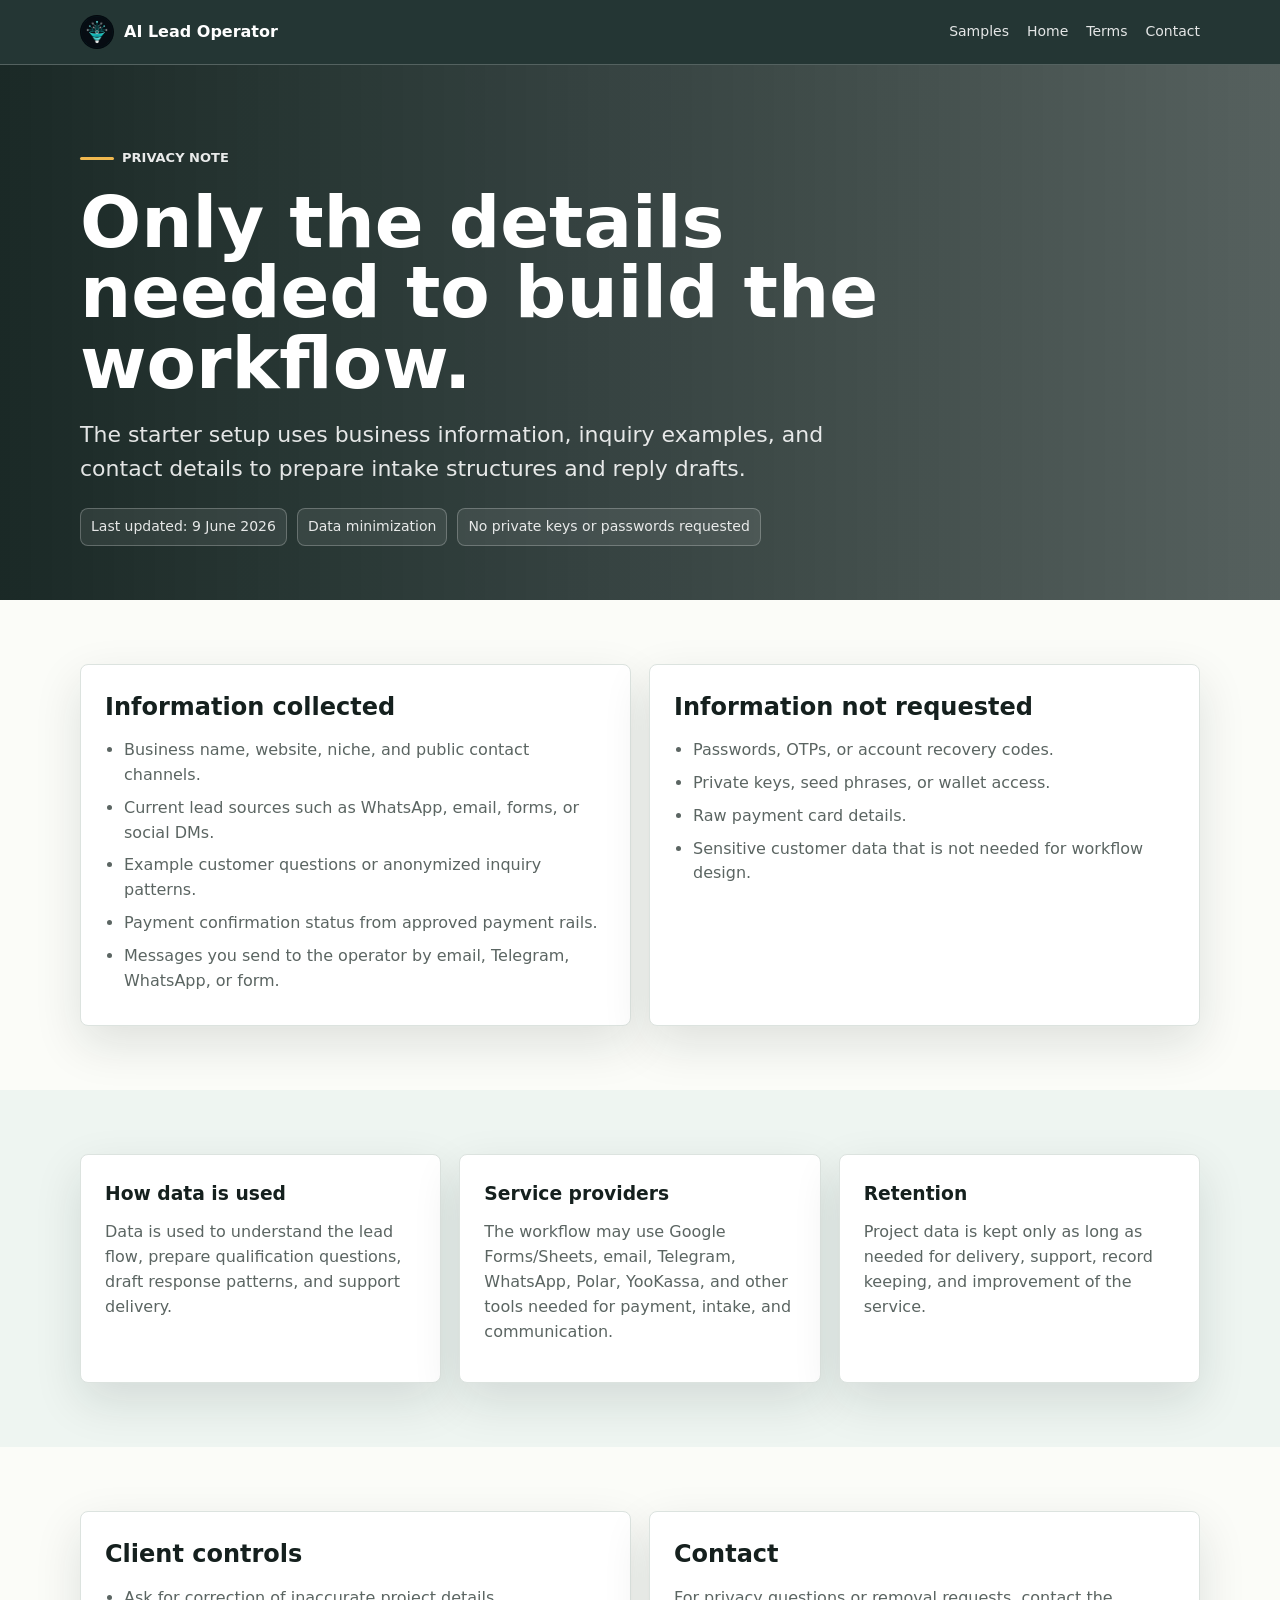
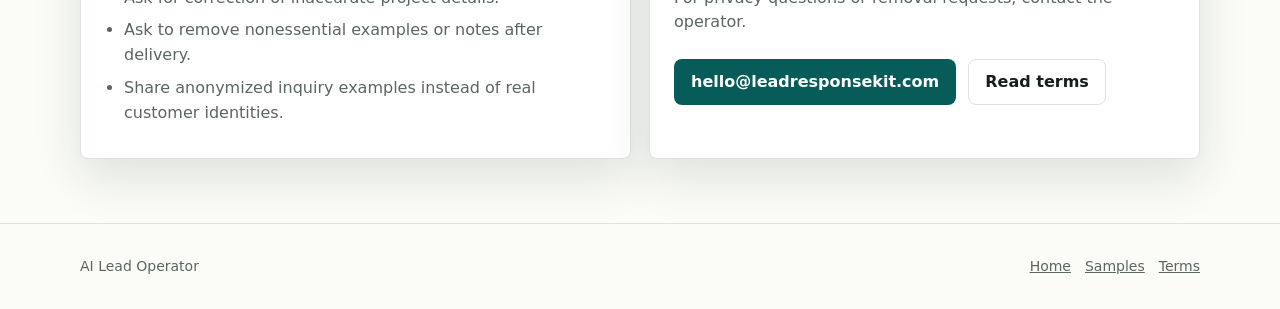
<file: privacy.html>
<!doctype html>
<html lang="en">
  <head>
    <meta charset="utf-8" />
    <meta name="viewport" content="width=device-width, initial-scale=1" />
    <title>Privacy | AI Lead Response Kit</title>
    <meta name="description" content="Privacy note for the AI Lead Response Kit starter setup." />
    <link rel="canonical" href="https://leadresponsekit.com/privacy.html" />
    <link rel="stylesheet" href="assets/pages.css" />
  </head>
  <body>
    <header class="topbar">
      <nav class="nav" aria-label="Main navigation">
        <a class="brand" href="/">
          <img src="assets/telegram-avatar-ai-lead-operator.png" alt="" />
          <span>AI Lead Operator</span>
        </a>
        <div class="nav-links">
          <a href="samples/">Samples</a>
          <a href="/">Home</a>
          <a href="terms.html">Terms</a>
          <a href="mailto:hello@leadresponsekit.com">Contact</a>
        </div>
      </nav>
    </header>

    <main>
      <section class="page-hero">
        <div class="section-inner">
          <div class="eyebrow">Privacy note</div>
          <h1>Only the details needed to build the workflow.</h1>
          <p>
            The starter setup uses business information, inquiry examples, and contact details to prepare intake structures and reply drafts.
          </p>
          <div class="meta-strip">
            <span>Last updated: 9 June 2026</span>
            <span>Data minimization</span>
            <span>No private keys or passwords requested</span>
          </div>
        </div>
      </section>

      <section>
        <div class="section-inner grid-2">
          <article class="panel">
            <h2>Information collected</h2>
            <ul>
              <li>Business name, website, niche, and public contact channels.</li>
              <li>Current lead sources such as WhatsApp, email, forms, or social DMs.</li>
              <li>Example customer questions or anonymized inquiry patterns.</li>
              <li>Payment confirmation status from approved payment rails.</li>
              <li>Messages you send to the operator by email, Telegram, WhatsApp, or form.</li>
            </ul>
          </article>

          <article class="panel">
            <h2>Information not requested</h2>
            <ul>
              <li>Passwords, OTPs, or account recovery codes.</li>
              <li>Private keys, seed phrases, or wallet access.</li>
              <li>Raw payment card details.</li>
              <li>Sensitive customer data that is not needed for workflow design.</li>
            </ul>
          </article>
        </div>
      </section>

      <section class="band">
        <div class="section-inner grid-3">
          <article class="tile">
            <h3>How data is used</h3>
            <p>
              Data is used to understand the lead flow, prepare qualification questions, draft response patterns, and support delivery.
            </p>
          </article>
          <article class="tile">
            <h3>Service providers</h3>
            <p>
              The workflow may use Google Forms/Sheets, email, Telegram, WhatsApp, Polar, YooKassa, and other tools needed for payment, intake, and communication.
            </p>
          </article>
          <article class="tile">
            <h3>Retention</h3>
            <p>
              Project data is kept only as long as needed for delivery, support, record keeping, and improvement of the service.
            </p>
          </article>
        </div>
      </section>

      <section>
        <div class="section-inner grid-2">
          <article class="panel">
            <h2>Client controls</h2>
            <ul>
              <li>Ask for correction of inaccurate project details.</li>
              <li>Ask to remove nonessential examples or notes after delivery.</li>
              <li>Share anonymized inquiry examples instead of real customer identities.</li>
            </ul>
          </article>

          <article class="panel">
            <h2>Contact</h2>
            <p>
              For privacy questions or removal requests, contact the operator.
            </p>
            <div class="actions">
              <a class="button dark" href="mailto:hello@leadresponsekit.com">hello@leadresponsekit.com</a>
              <a class="button light" href="terms.html">Read terms</a>
            </div>
          </article>
        </div>
      </section>
    </main>

    <footer>
      <div class="section-inner footer-row">
        <span>AI Lead Operator</span>
        <span class="footer-links">
          <a href="/">Home</a>
          <a href="samples/">Samples</a>
          <a href="terms.html">Terms</a>
        </span>
      </div>
    </footer>
  </body>
</html>
</file>
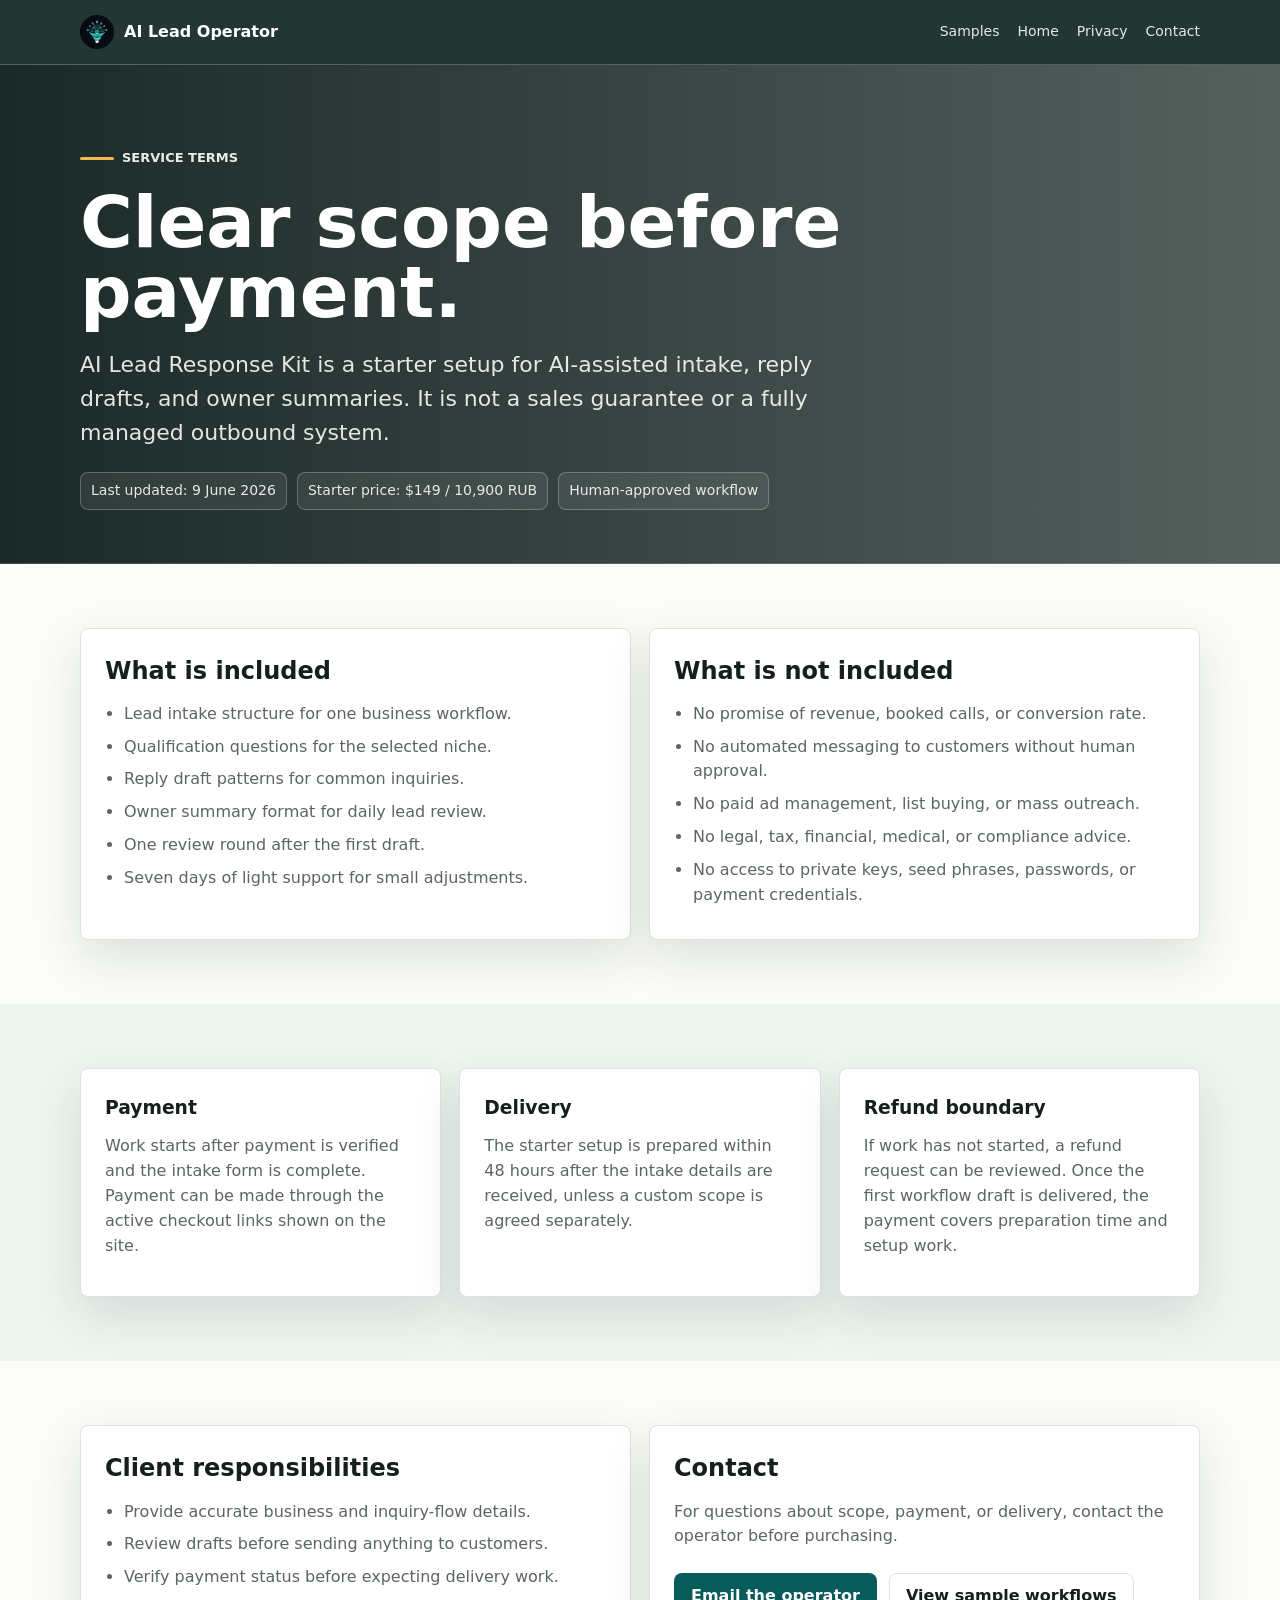
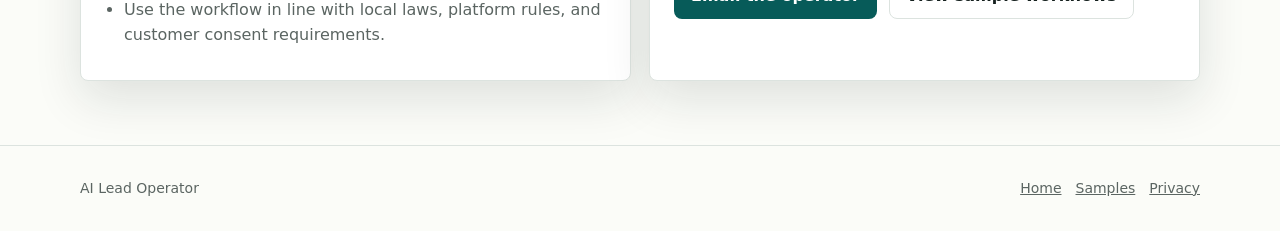
<file: terms.html>
<!doctype html>
<html lang="en">
  <head>
    <meta charset="utf-8" />
    <meta name="viewport" content="width=device-width, initial-scale=1" />
    <title>Terms | AI Lead Response Kit</title>
    <meta name="description" content="Terms for the AI Lead Response Kit starter setup." />
    <link rel="canonical" href="https://leadresponsekit.com/terms.html" />
    <link rel="stylesheet" href="assets/pages.css" />
  </head>
  <body>
    <header class="topbar">
      <nav class="nav" aria-label="Main navigation">
        <a class="brand" href="/">
          <img src="assets/telegram-avatar-ai-lead-operator.png" alt="" />
          <span>AI Lead Operator</span>
        </a>
        <div class="nav-links">
          <a href="samples/">Samples</a>
          <a href="/">Home</a>
          <a href="privacy.html">Privacy</a>
          <a href="mailto:hello@leadresponsekit.com">Contact</a>
        </div>
      </nav>
    </header>

    <main>
      <section class="page-hero">
        <div class="section-inner">
          <div class="eyebrow">Service terms</div>
          <h1>Clear scope before payment.</h1>
          <p>
            AI Lead Response Kit is a starter setup for AI-assisted intake, reply drafts, and owner summaries. It is not a sales guarantee or a fully managed outbound system.
          </p>
          <div class="meta-strip">
            <span>Last updated: 9 June 2026</span>
            <span>Starter price: $149 / 10,900 RUB</span>
            <span>Human-approved workflow</span>
          </div>
        </div>
      </section>

      <section>
        <div class="section-inner grid-2">
          <article class="panel">
            <h2>What is included</h2>
            <ul>
              <li>Lead intake structure for one business workflow.</li>
              <li>Qualification questions for the selected niche.</li>
              <li>Reply draft patterns for common inquiries.</li>
              <li>Owner summary format for daily lead review.</li>
              <li>One review round after the first draft.</li>
              <li>Seven days of light support for small adjustments.</li>
            </ul>
          </article>

          <article class="panel">
            <h2>What is not included</h2>
            <ul>
              <li>No promise of revenue, booked calls, or conversion rate.</li>
              <li>No automated messaging to customers without human approval.</li>
              <li>No paid ad management, list buying, or mass outreach.</li>
              <li>No legal, tax, financial, medical, or compliance advice.</li>
              <li>No access to private keys, seed phrases, passwords, or payment credentials.</li>
            </ul>
          </article>
        </div>
      </section>

      <section class="band">
        <div class="section-inner grid-3">
          <article class="tile">
            <h3>Payment</h3>
            <p>
              Work starts after payment is verified and the intake form is complete. Payment can be made through the active checkout links shown on the site.
            </p>
          </article>
          <article class="tile">
            <h3>Delivery</h3>
            <p>
              The starter setup is prepared within 48 hours after the intake details are received, unless a custom scope is agreed separately.
            </p>
          </article>
          <article class="tile">
            <h3>Refund boundary</h3>
            <p>
              If work has not started, a refund request can be reviewed. Once the first workflow draft is delivered, the payment covers preparation time and setup work.
            </p>
          </article>
        </div>
      </section>

      <section>
        <div class="section-inner grid-2">
          <article class="panel">
            <h2>Client responsibilities</h2>
            <ul>
              <li>Provide accurate business and inquiry-flow details.</li>
              <li>Review drafts before sending anything to customers.</li>
              <li>Verify payment status before expecting delivery work.</li>
              <li>Use the workflow in line with local laws, platform rules, and customer consent requirements.</li>
            </ul>
          </article>

          <article class="panel">
            <h2>Contact</h2>
            <p>
              For questions about scope, payment, or delivery, contact the operator before purchasing.
            </p>
            <div class="actions">
              <a class="button dark" href="mailto:hello@leadresponsekit.com">Email the operator</a>
              <a class="button light" href="samples/">View sample workflows</a>
            </div>
          </article>
        </div>
      </section>
    </main>

    <footer>
      <div class="section-inner footer-row">
        <span>AI Lead Operator</span>
        <span class="footer-links">
          <a href="/">Home</a>
          <a href="samples/">Samples</a>
          <a href="privacy.html">Privacy</a>
        </span>
      </div>
    </footer>
  </body>
</html>
</file>
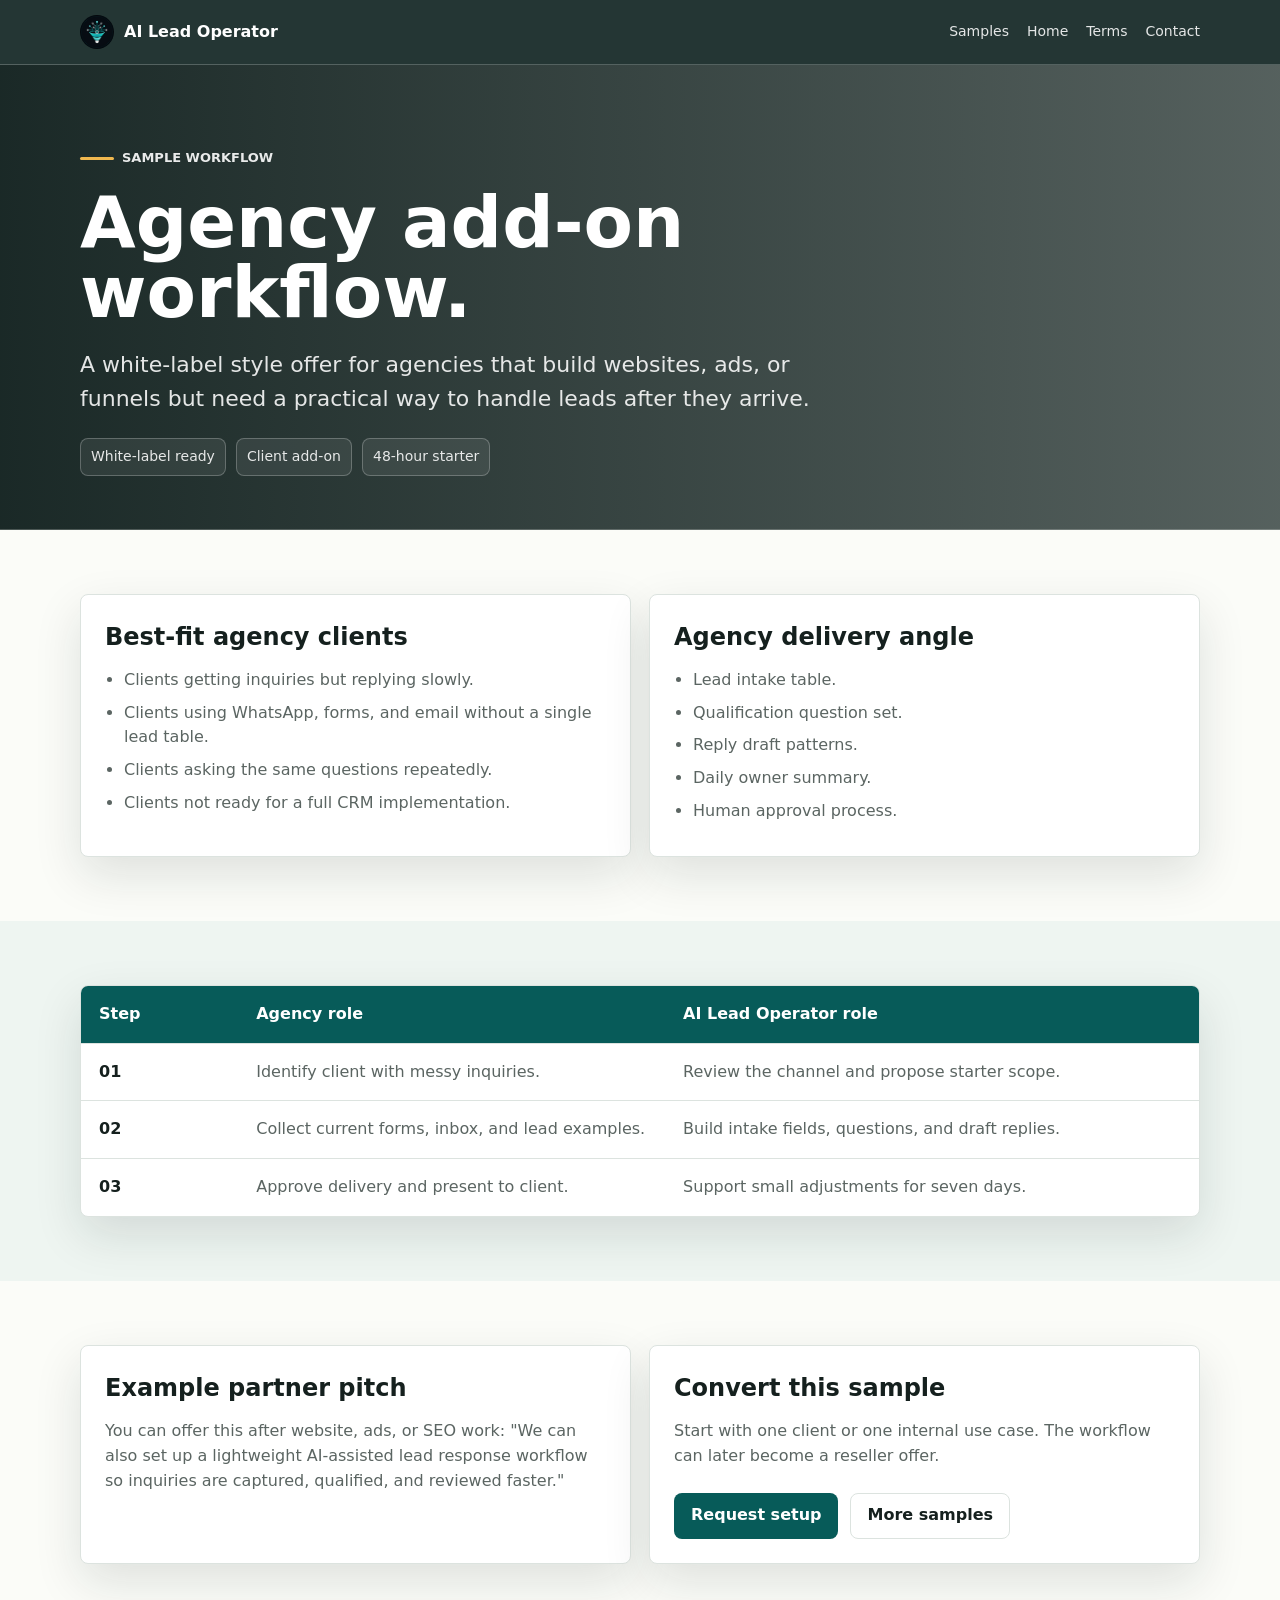
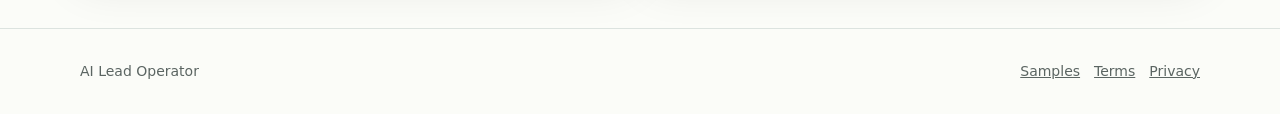
<file: samples/agency-reseller.html>
<!doctype html>
<html lang="en">
  <head>
    <meta charset="utf-8" />
    <meta name="viewport" content="width=device-width, initial-scale=1" />
    <title>Agency Reseller Sample | AI Lead Response Kit</title>
    <meta name="description" content="Sample white-label lead response workflow for agencies and consultants." />
    <link rel="canonical" href="https://leadresponsekit.com/samples/agency-reseller.html" />
    <link rel="stylesheet" href="../assets/pages.css" />
  </head>
  <body>
    <header class="topbar">
      <nav class="nav" aria-label="Main navigation">
        <a class="brand" href="/">
          <img src="../assets/telegram-avatar-ai-lead-operator.png" alt="" />
          <span>AI Lead Operator</span>
        </a>
        <div class="nav-links">
          <a href="./">Samples</a>
          <a href="/">Home</a>
          <a href="../terms.html">Terms</a>
          <a href="mailto:hello@leadresponsekit.com">Contact</a>
        </div>
      </nav>
    </header>

    <main>
      <section class="page-hero">
        <div class="section-inner">
          <div class="eyebrow">Sample workflow</div>
          <h1>Agency add-on workflow.</h1>
          <p>
            A white-label style offer for agencies that build websites, ads, or funnels but need a practical way to handle leads after they arrive.
          </p>
          <div class="meta-strip">
            <span>White-label ready</span>
            <span>Client add-on</span>
            <span>48-hour starter</span>
          </div>
        </div>
      </section>

      <section>
        <div class="section-inner grid-2">
          <article class="panel">
            <h2>Best-fit agency clients</h2>
            <ul>
              <li>Clients getting inquiries but replying slowly.</li>
              <li>Clients using WhatsApp, forms, and email without a single lead table.</li>
              <li>Clients asking the same questions repeatedly.</li>
              <li>Clients not ready for a full CRM implementation.</li>
            </ul>
          </article>
          <article class="panel">
            <h2>Agency delivery angle</h2>
            <ul>
              <li>Lead intake table.</li>
              <li>Qualification question set.</li>
              <li>Reply draft patterns.</li>
              <li>Daily owner summary.</li>
              <li>Human approval process.</li>
            </ul>
          </article>
        </div>
      </section>

      <section class="band">
        <div class="section-inner workflow">
          <div class="workflow-row header">
            <span>Step</span>
            <span>Agency role</span>
            <span>AI Lead Operator role</span>
          </div>
          <div class="workflow-row">
            <strong>01</strong>
            <span>Identify client with messy inquiries.</span>
            <span>Review the channel and propose starter scope.</span>
          </div>
          <div class="workflow-row">
            <strong>02</strong>
            <span>Collect current forms, inbox, and lead examples.</span>
            <span>Build intake fields, questions, and draft replies.</span>
          </div>
          <div class="workflow-row">
            <strong>03</strong>
            <span>Approve delivery and present to client.</span>
            <span>Support small adjustments for seven days.</span>
          </div>
        </div>
      </section>

      <section>
        <div class="section-inner grid-2">
          <article class="panel">
            <h2>Example partner pitch</h2>
            <p>
              You can offer this after website, ads, or SEO work: "We can also set up a lightweight AI-assisted lead response workflow so inquiries are captured, qualified, and reviewed faster."
            </p>
          </article>
          <article class="panel">
            <h2>Convert this sample</h2>
            <p>
              Start with one client or one internal use case. The workflow can later become a reseller offer.
            </p>
            <div class="actions">
              <a class="button dark" href="mailto:hello@leadresponsekit.com?subject=Agency%20reseller%20workflow">Request setup</a>
              <a class="button light" href="./">More samples</a>
            </div>
          </article>
        </div>
      </section>
    </main>

    <footer>
      <div class="section-inner footer-row">
        <span>AI Lead Operator</span>
        <span class="footer-links">
          <a href="./">Samples</a>
          <a href="../terms.html">Terms</a>
          <a href="../privacy.html">Privacy</a>
        </span>
      </div>
    </footer>
  </body>
</html>
</file>
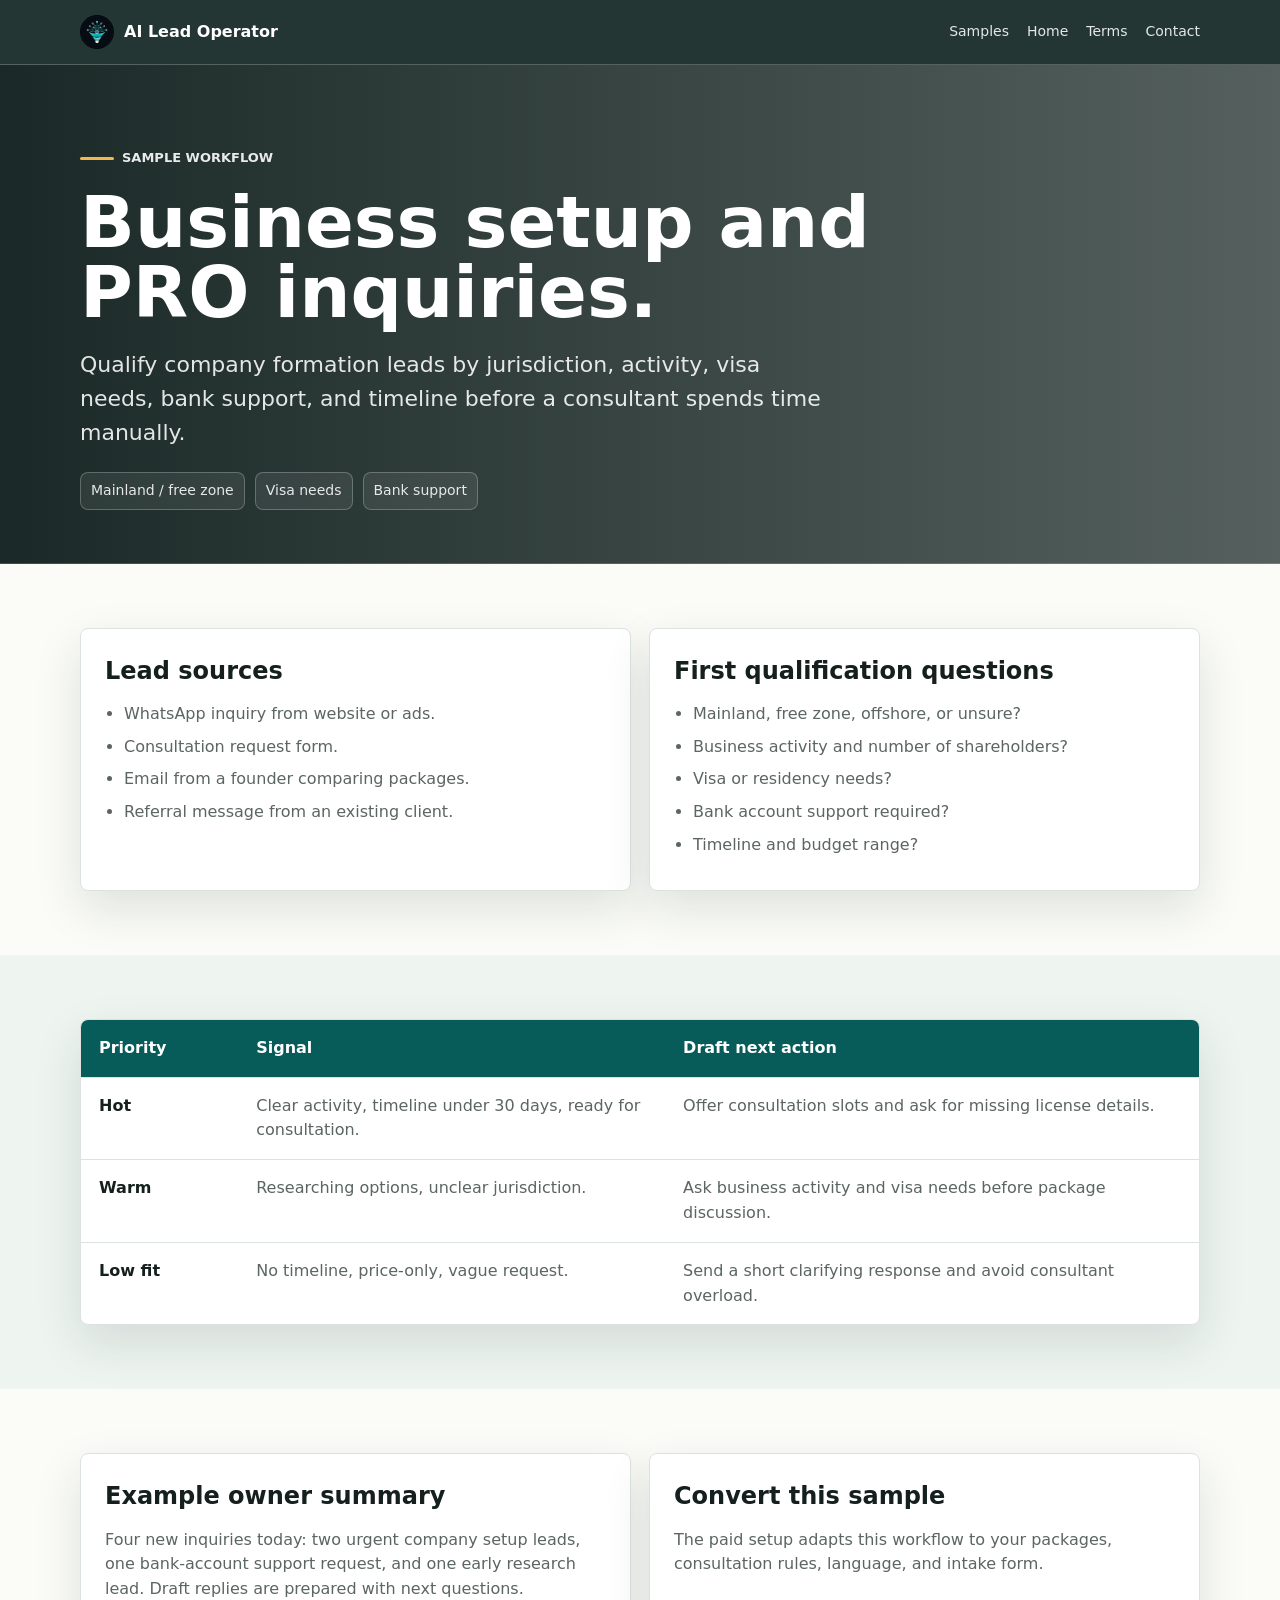
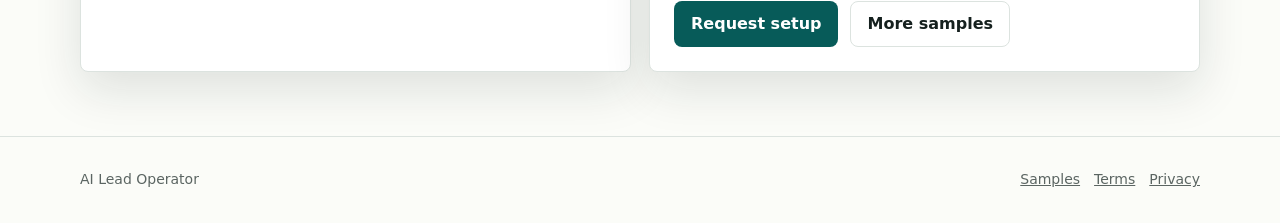
<file: samples/business-setup.html>
<!doctype html>
<html lang="en">
  <head>
    <meta charset="utf-8" />
    <meta name="viewport" content="width=device-width, initial-scale=1" />
    <title>Business Setup Sample | AI Lead Response Kit</title>
    <meta name="description" content="Sample AI-assisted lead intake workflow for business setup and PRO services." />
    <link rel="canonical" href="https://leadresponsekit.com/samples/business-setup.html" />
    <link rel="stylesheet" href="../assets/pages.css" />
  </head>
  <body>
    <header class="topbar">
      <nav class="nav" aria-label="Main navigation">
        <a class="brand" href="/">
          <img src="../assets/telegram-avatar-ai-lead-operator.png" alt="" />
          <span>AI Lead Operator</span>
        </a>
        <div class="nav-links">
          <a href="./">Samples</a>
          <a href="/">Home</a>
          <a href="../terms.html">Terms</a>
          <a href="mailto:hello@leadresponsekit.com">Contact</a>
        </div>
      </nav>
    </header>

    <main>
      <section class="page-hero">
        <div class="section-inner">
          <div class="eyebrow">Sample workflow</div>
          <h1>Business setup and PRO inquiries.</h1>
          <p>
            Qualify company formation leads by jurisdiction, activity, visa needs, bank support, and timeline before a consultant spends time manually.
          </p>
          <div class="meta-strip">
            <span>Mainland / free zone</span>
            <span>Visa needs</span>
            <span>Bank support</span>
          </div>
        </div>
      </section>

      <section>
        <div class="section-inner grid-2">
          <article class="panel">
            <h2>Lead sources</h2>
            <ul>
              <li>WhatsApp inquiry from website or ads.</li>
              <li>Consultation request form.</li>
              <li>Email from a founder comparing packages.</li>
              <li>Referral message from an existing client.</li>
            </ul>
          </article>
          <article class="panel">
            <h2>First qualification questions</h2>
            <ul>
              <li>Mainland, free zone, offshore, or unsure?</li>
              <li>Business activity and number of shareholders?</li>
              <li>Visa or residency needs?</li>
              <li>Bank account support required?</li>
              <li>Timeline and budget range?</li>
            </ul>
          </article>
        </div>
      </section>

      <section class="band">
        <div class="section-inner workflow">
          <div class="workflow-row header">
            <span>Priority</span>
            <span>Signal</span>
            <span>Draft next action</span>
          </div>
          <div class="workflow-row">
            <strong>Hot</strong>
            <span>Clear activity, timeline under 30 days, ready for consultation.</span>
            <span>Offer consultation slots and ask for missing license details.</span>
          </div>
          <div class="workflow-row">
            <strong>Warm</strong>
            <span>Researching options, unclear jurisdiction.</span>
            <span>Ask business activity and visa needs before package discussion.</span>
          </div>
          <div class="workflow-row">
            <strong>Low fit</strong>
            <span>No timeline, price-only, vague request.</span>
            <span>Send a short clarifying response and avoid consultant overload.</span>
          </div>
        </div>
      </section>

      <section>
        <div class="section-inner grid-2">
          <article class="panel">
            <h2>Example owner summary</h2>
            <p>
              Four new inquiries today: two urgent company setup leads, one bank-account support request, and one early research lead. Draft replies are prepared with next questions.
            </p>
          </article>
          <article class="panel">
            <h2>Convert this sample</h2>
            <p>
              The paid setup adapts this workflow to your packages, consultation rules, language, and intake form.
            </p>
            <div class="actions">
              <a class="button dark" href="mailto:hello@leadresponsekit.com?subject=Business%20setup%20workflow">Request setup</a>
              <a class="button light" href="./">More samples</a>
            </div>
          </article>
        </div>
      </section>
    </main>

    <footer>
      <div class="section-inner footer-row">
        <span>AI Lead Operator</span>
        <span class="footer-links">
          <a href="./">Samples</a>
          <a href="../terms.html">Terms</a>
          <a href="../privacy.html">Privacy</a>
        </span>
      </div>
    </footer>
  </body>
</html>
</file>
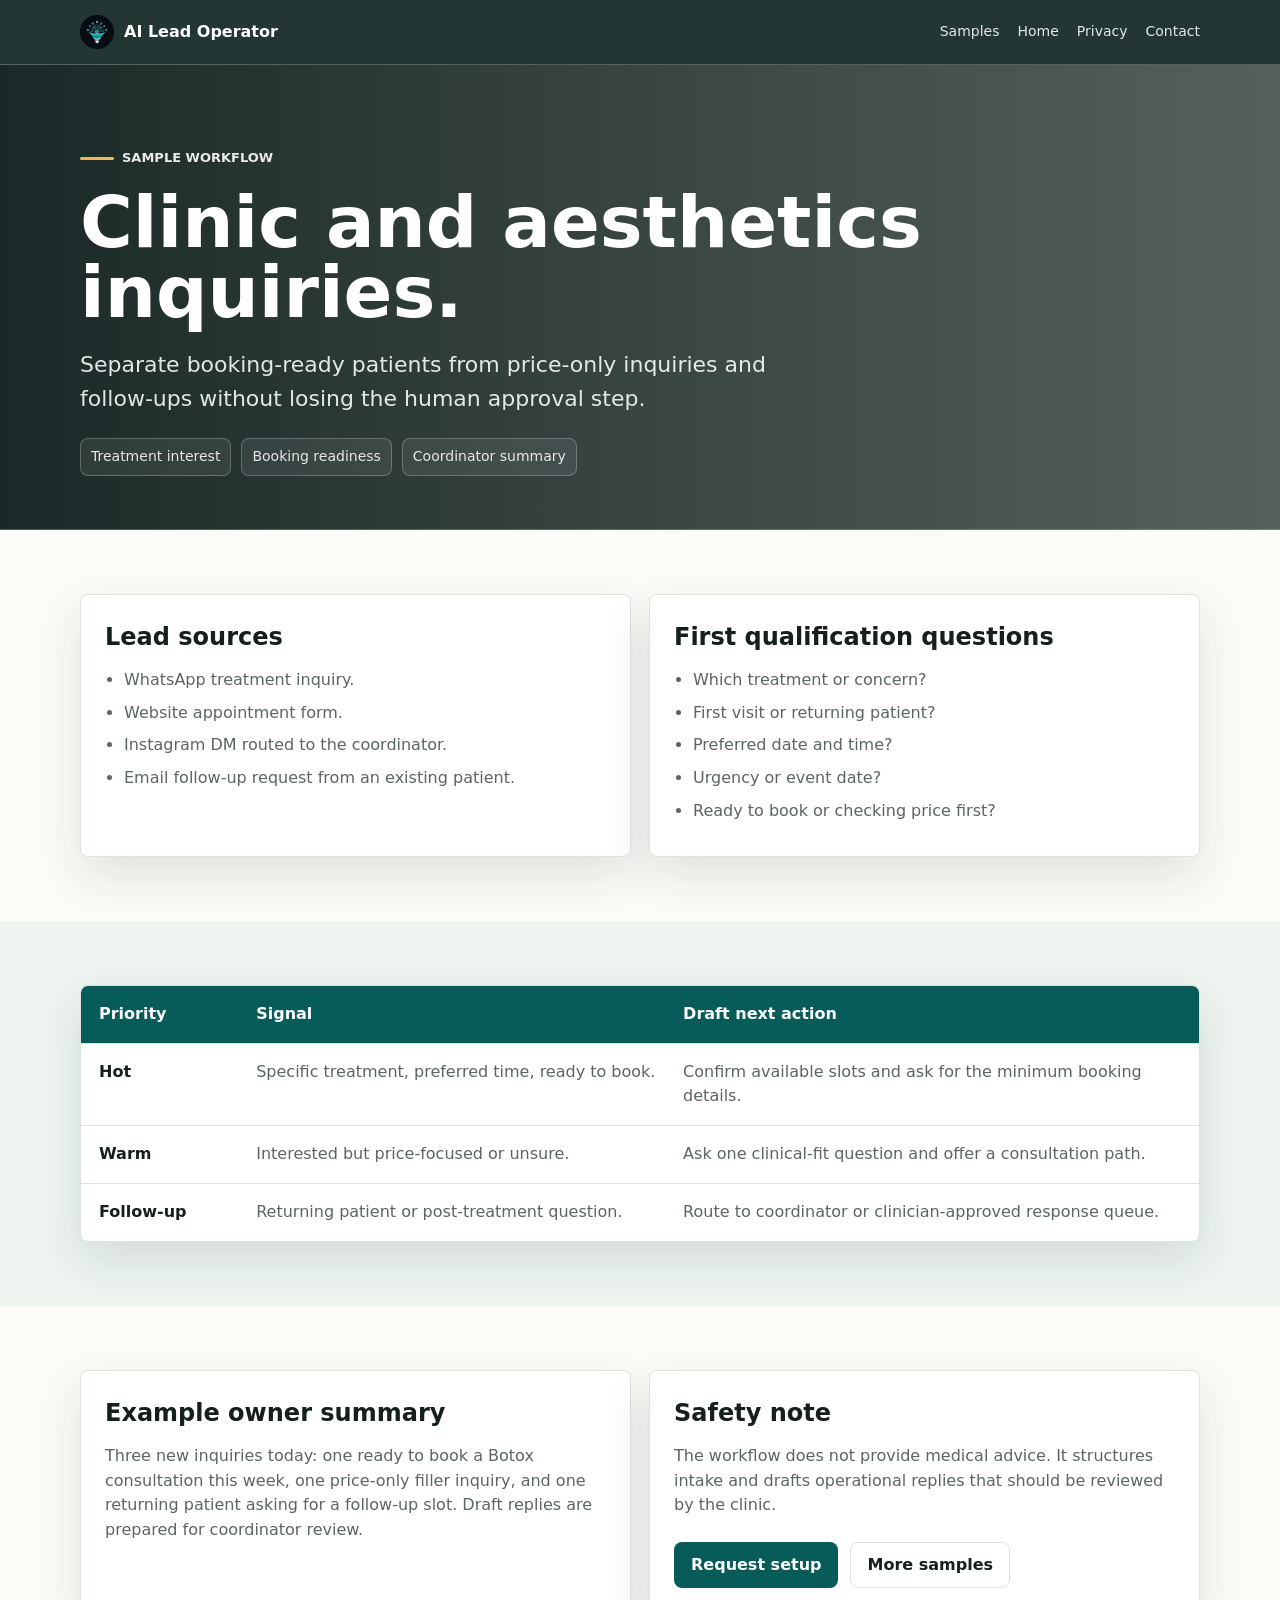
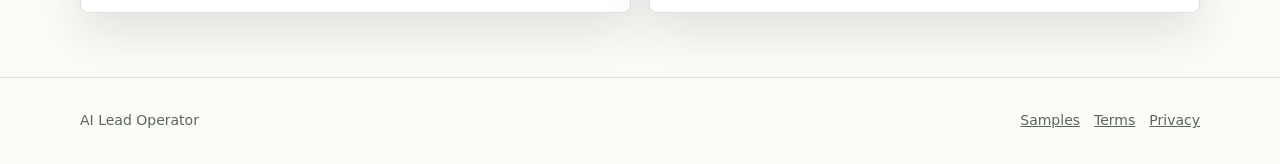
<file: samples/clinic-aesthetics.html>
<!doctype html>
<html lang="en">
  <head>
    <meta charset="utf-8" />
    <meta name="viewport" content="width=device-width, initial-scale=1" />
    <title>Clinic Sample | AI Lead Response Kit</title>
    <meta name="description" content="Sample AI-assisted lead intake workflow for clinics and aesthetics teams." />
    <link rel="canonical" href="https://leadresponsekit.com/samples/clinic-aesthetics.html" />
    <link rel="stylesheet" href="../assets/pages.css" />
  </head>
  <body>
    <header class="topbar">
      <nav class="nav" aria-label="Main navigation">
        <a class="brand" href="/">
          <img src="../assets/telegram-avatar-ai-lead-operator.png" alt="" />
          <span>AI Lead Operator</span>
        </a>
        <div class="nav-links">
          <a href="./">Samples</a>
          <a href="/">Home</a>
          <a href="../privacy.html">Privacy</a>
          <a href="mailto:hello@leadresponsekit.com">Contact</a>
        </div>
      </nav>
    </header>

    <main>
      <section class="page-hero">
        <div class="section-inner">
          <div class="eyebrow">Sample workflow</div>
          <h1>Clinic and aesthetics inquiries.</h1>
          <p>
            Separate booking-ready patients from price-only inquiries and follow-ups without losing the human approval step.
          </p>
          <div class="meta-strip">
            <span>Treatment interest</span>
            <span>Booking readiness</span>
            <span>Coordinator summary</span>
          </div>
        </div>
      </section>

      <section>
        <div class="section-inner grid-2">
          <article class="panel">
            <h2>Lead sources</h2>
            <ul>
              <li>WhatsApp treatment inquiry.</li>
              <li>Website appointment form.</li>
              <li>Instagram DM routed to the coordinator.</li>
              <li>Email follow-up request from an existing patient.</li>
            </ul>
          </article>
          <article class="panel">
            <h2>First qualification questions</h2>
            <ul>
              <li>Which treatment or concern?</li>
              <li>First visit or returning patient?</li>
              <li>Preferred date and time?</li>
              <li>Urgency or event date?</li>
              <li>Ready to book or checking price first?</li>
            </ul>
          </article>
        </div>
      </section>

      <section class="band">
        <div class="section-inner workflow">
          <div class="workflow-row header">
            <span>Priority</span>
            <span>Signal</span>
            <span>Draft next action</span>
          </div>
          <div class="workflow-row">
            <strong>Hot</strong>
            <span>Specific treatment, preferred time, ready to book.</span>
            <span>Confirm available slots and ask for the minimum booking details.</span>
          </div>
          <div class="workflow-row">
            <strong>Warm</strong>
            <span>Interested but price-focused or unsure.</span>
            <span>Ask one clinical-fit question and offer a consultation path.</span>
          </div>
          <div class="workflow-row">
            <strong>Follow-up</strong>
            <span>Returning patient or post-treatment question.</span>
            <span>Route to coordinator or clinician-approved response queue.</span>
          </div>
        </div>
      </section>

      <section>
        <div class="section-inner grid-2">
          <article class="panel">
            <h2>Example owner summary</h2>
            <p>
              Three new inquiries today: one ready to book a Botox consultation this week, one price-only filler inquiry, and one returning patient asking for a follow-up slot. Draft replies are prepared for coordinator review.
            </p>
          </article>
          <article class="panel">
            <h2>Safety note</h2>
            <p>
              The workflow does not provide medical advice. It structures intake and drafts operational replies that should be reviewed by the clinic.
            </p>
            <div class="actions">
              <a class="button dark" href="mailto:hello@leadresponsekit.com?subject=Clinic%20workflow%20setup">Request setup</a>
              <a class="button light" href="./">More samples</a>
            </div>
          </article>
        </div>
      </section>
    </main>

    <footer>
      <div class="section-inner footer-row">
        <span>AI Lead Operator</span>
        <span class="footer-links">
          <a href="./">Samples</a>
          <a href="../terms.html">Terms</a>
          <a href="../privacy.html">Privacy</a>
        </span>
      </div>
    </footer>
  </body>
</html>
</file>
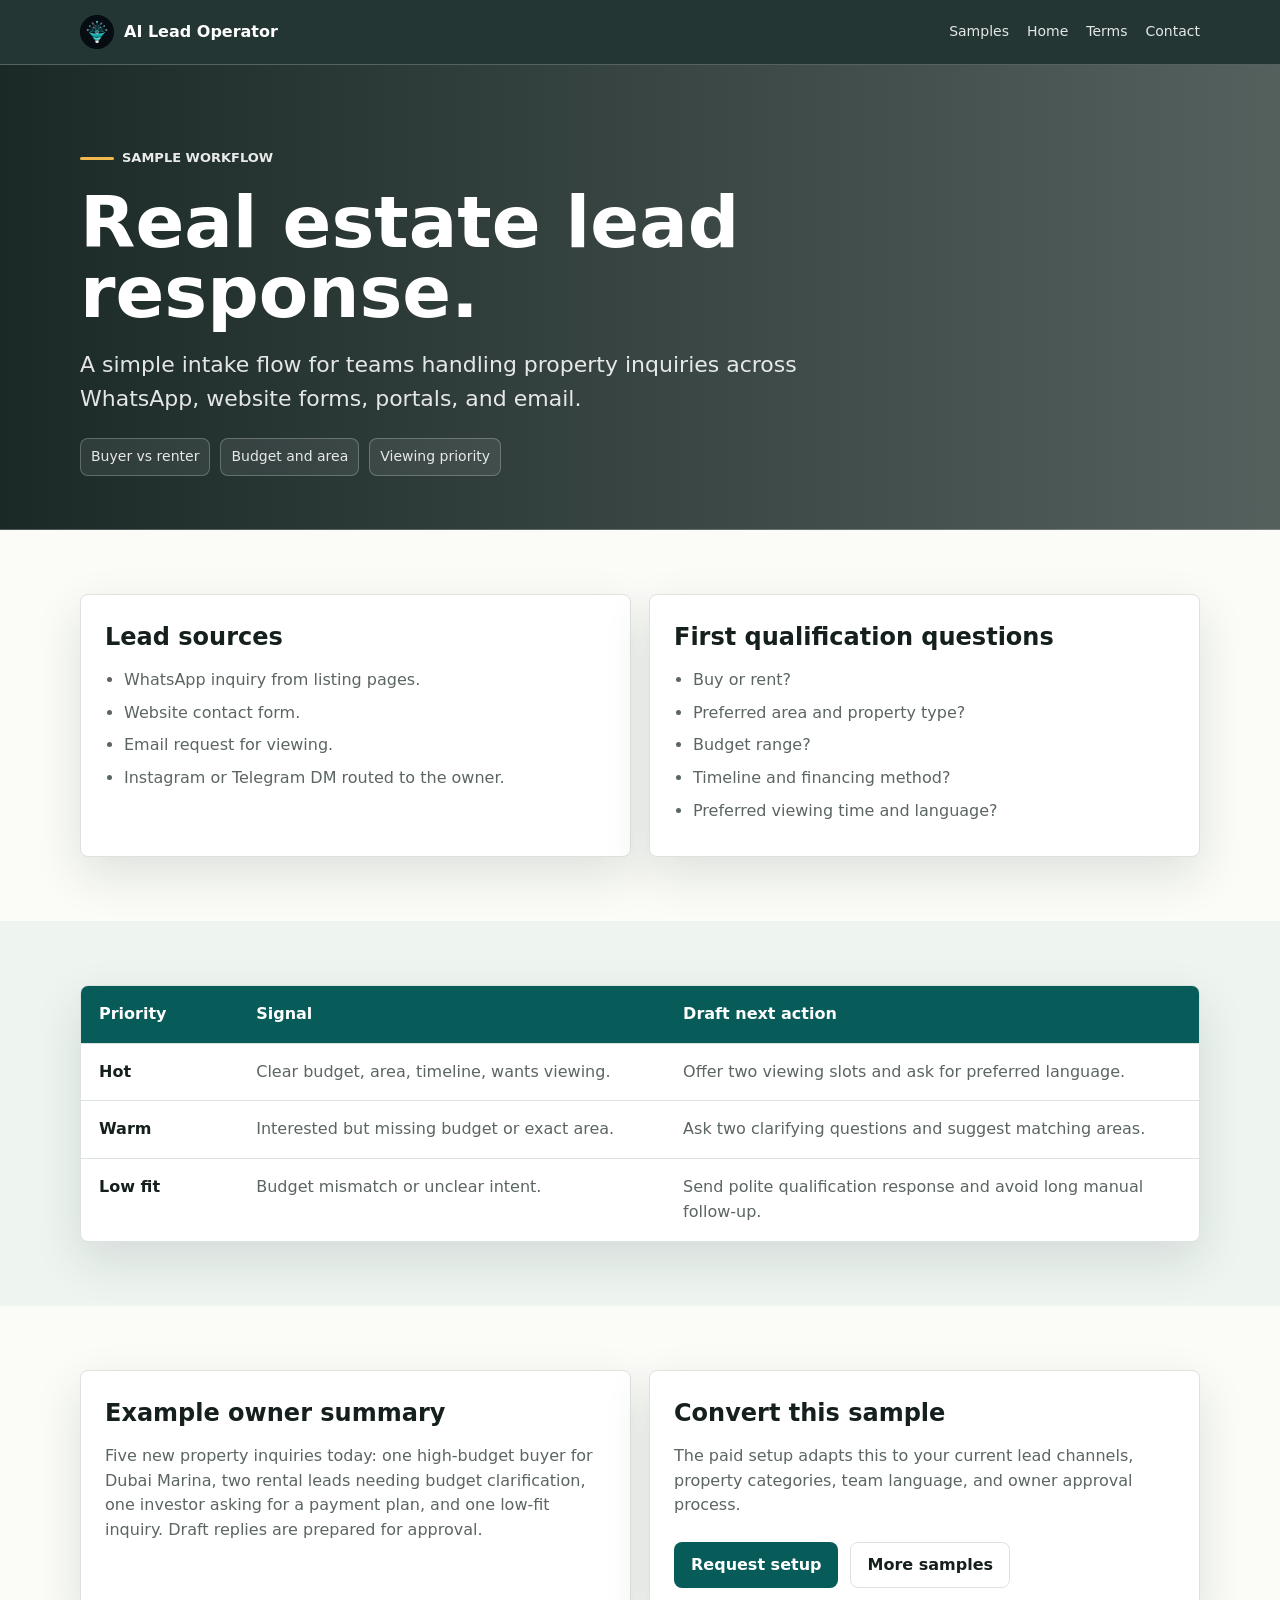
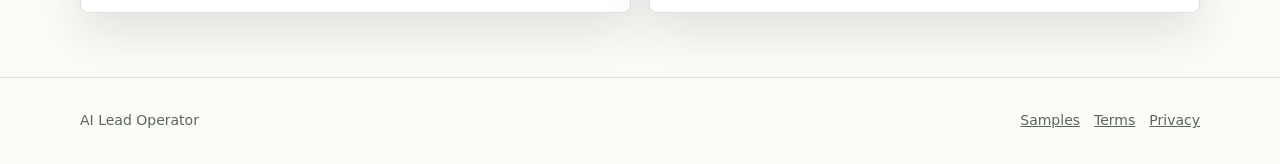
<file: samples/real-estate.html>
<!doctype html>
<html lang="en">
  <head>
    <meta charset="utf-8" />
    <meta name="viewport" content="width=device-width, initial-scale=1" />
    <title>Real Estate Sample | AI Lead Response Kit</title>
    <meta name="description" content="Sample AI-assisted lead intake workflow for real estate teams." />
    <link rel="canonical" href="https://leadresponsekit.com/samples/real-estate.html" />
    <link rel="stylesheet" href="../assets/pages.css" />
  </head>
  <body>
    <header class="topbar">
      <nav class="nav" aria-label="Main navigation">
        <a class="brand" href="/">
          <img src="../assets/telegram-avatar-ai-lead-operator.png" alt="" />
          <span>AI Lead Operator</span>
        </a>
        <div class="nav-links">
          <a href="./">Samples</a>
          <a href="/">Home</a>
          <a href="../terms.html">Terms</a>
          <a href="mailto:hello@leadresponsekit.com">Contact</a>
        </div>
      </nav>
    </header>

    <main>
      <section class="page-hero">
        <div class="section-inner">
          <div class="eyebrow">Sample workflow</div>
          <h1>Real estate lead response.</h1>
          <p>
            A simple intake flow for teams handling property inquiries across WhatsApp, website forms, portals, and email.
          </p>
          <div class="meta-strip">
            <span>Buyer vs renter</span>
            <span>Budget and area</span>
            <span>Viewing priority</span>
          </div>
        </div>
      </section>

      <section>
        <div class="section-inner grid-2">
          <article class="panel">
            <h2>Lead sources</h2>
            <ul>
              <li>WhatsApp inquiry from listing pages.</li>
              <li>Website contact form.</li>
              <li>Email request for viewing.</li>
              <li>Instagram or Telegram DM routed to the owner.</li>
            </ul>
          </article>
          <article class="panel">
            <h2>First qualification questions</h2>
            <ul>
              <li>Buy or rent?</li>
              <li>Preferred area and property type?</li>
              <li>Budget range?</li>
              <li>Timeline and financing method?</li>
              <li>Preferred viewing time and language?</li>
            </ul>
          </article>
        </div>
      </section>

      <section class="band">
        <div class="section-inner workflow">
          <div class="workflow-row header">
            <span>Priority</span>
            <span>Signal</span>
            <span>Draft next action</span>
          </div>
          <div class="workflow-row">
            <strong>Hot</strong>
            <span>Clear budget, area, timeline, wants viewing.</span>
            <span>Offer two viewing slots and ask for preferred language.</span>
          </div>
          <div class="workflow-row">
            <strong>Warm</strong>
            <span>Interested but missing budget or exact area.</span>
            <span>Ask two clarifying questions and suggest matching areas.</span>
          </div>
          <div class="workflow-row">
            <strong>Low fit</strong>
            <span>Budget mismatch or unclear intent.</span>
            <span>Send polite qualification response and avoid long manual follow-up.</span>
          </div>
        </div>
      </section>

      <section>
        <div class="section-inner grid-2">
          <article class="panel">
            <h2>Example owner summary</h2>
            <p>
              Five new property inquiries today: one high-budget buyer for Dubai Marina, two rental leads needing budget clarification, one investor asking for a payment plan, and one low-fit inquiry. Draft replies are prepared for approval.
            </p>
          </article>
          <article class="panel">
            <h2>Convert this sample</h2>
            <p>
              The paid setup adapts this to your current lead channels, property categories, team language, and owner approval process.
            </p>
            <div class="actions">
              <a class="button dark" href="mailto:hello@leadresponsekit.com?subject=Real%20estate%20workflow%20setup">Request setup</a>
              <a class="button light" href="./">More samples</a>
            </div>
          </article>
        </div>
      </section>
    </main>

    <footer>
      <div class="section-inner footer-row">
        <span>AI Lead Operator</span>
        <span class="footer-links">
          <a href="./">Samples</a>
          <a href="../terms.html">Terms</a>
          <a href="../privacy.html">Privacy</a>
        </span>
      </div>
    </footer>
  </body>
</html>
</file>
<file: assets/pages.css>
:root {
  color-scheme: light;
  --ink: #15201e;
  --muted: #5b6562;
  --line: #dce3df;
  --paper: #fbfcf8;
  --band: #eef5f1;
  --teal: #0b7775;
  --teal-dark: #075b59;
  --coral: #c85b42;
  --amber: #f0b84f;
  --white: #ffffff;
  --shadow: 0 18px 48px rgba(16, 36, 33, 0.12);
}

* {
  box-sizing: border-box;
}

html {
  scroll-behavior: smooth;
}

body {
  margin: 0;
  background: var(--paper);
  color: var(--ink);
  font-family:
    Inter, ui-sans-serif, system-ui, -apple-system, BlinkMacSystemFont,
    "Segoe UI", sans-serif;
  line-height: 1.55;
}

a {
  color: inherit;
}

.topbar {
  position: sticky;
  z-index: 10;
  top: 0;
  border-bottom: 1px solid rgba(255, 255, 255, 0.22);
  background: rgba(13, 33, 30, 0.9);
  backdrop-filter: blur(14px);
}

.nav {
  display: flex;
  align-items: center;
  justify-content: space-between;
  width: min(1120px, calc(100% - 32px));
  min-height: 64px;
  margin: 0 auto;
  gap: 20px;
}

.brand {
  display: inline-flex;
  align-items: center;
  gap: 10px;
  color: var(--white);
  font-weight: 750;
  text-decoration: none;
  white-space: nowrap;
}

.brand img {
  width: 34px;
  height: 34px;
  border-radius: 50%;
  object-fit: cover;
}

.nav-links {
  display: flex;
  align-items: center;
  gap: 18px;
  color: rgba(255, 255, 255, 0.88);
  font-size: 14px;
}

.nav-links a {
  text-decoration: none;
}

.section-inner {
  width: min(1120px, calc(100% - 32px));
  margin: 0 auto;
}

.page-hero {
  padding: 78px 0 54px;
  color: var(--white);
  background:
    linear-gradient(90deg, rgba(7, 23, 21, 0.92), rgba(7, 23, 21, 0.68)),
    url("https://images.unsplash.com/photo-1497366811353-6870744d04b2?auto=format&fit=crop&w=1800&q=82");
  background-position: center;
  background-size: cover;
}

.page-hero h1 {
  max-width: 900px;
  margin: 0;
  font-size: clamp(40px, 7vw, 72px);
  line-height: 0.98;
  letter-spacing: 0;
}

.page-hero p {
  max-width: 760px;
  margin: 20px 0 0;
  color: rgba(255, 255, 255, 0.88);
  font-size: clamp(18px, 2vw, 22px);
}

.eyebrow {
  display: inline-flex;
  align-items: center;
  gap: 8px;
  margin-bottom: 18px;
  color: rgba(255, 255, 255, 0.9);
  font-size: 13px;
  font-weight: 720;
  letter-spacing: 0;
  text-transform: uppercase;
}

.eyebrow::before {
  display: block;
  width: 34px;
  height: 3px;
  border-radius: 999px;
  background: var(--amber);
  content: "";
}

section {
  padding: 64px 0;
}

.band {
  background: var(--band);
}

.grid-2,
.grid-3,
.sample-grid {
  display: grid;
  gap: 18px;
}

.grid-2 {
  grid-template-columns: repeat(2, minmax(0, 1fr));
}

.grid-3 {
  grid-template-columns: repeat(3, minmax(0, 1fr));
}

.sample-grid {
  grid-template-columns: repeat(4, minmax(0, 1fr));
}

.panel,
.tile,
.workflow {
  border: 1px solid var(--line);
  border-radius: 8px;
  background: var(--white);
  box-shadow: var(--shadow);
}

.panel,
.tile {
  padding: 24px;
}

.tile {
  min-height: 210px;
}

.tile h2,
.tile h3,
.panel h2,
.panel h3 {
  margin: 0 0 12px;
  letter-spacing: 0;
}

.tile p,
.panel p,
.tile li,
.panel li {
  color: var(--muted);
}

.tile p,
.panel p {
  margin: 0 0 14px;
}

.tile ul,
.panel ul,
.workflow ul {
  margin: 0;
  padding-left: 19px;
}

.tile li,
.panel li,
.workflow li {
  margin: 8px 0;
}

.button {
  display: inline-flex;
  align-items: center;
  justify-content: center;
  min-height: 46px;
  padding: 0 16px;
  border: 1px solid transparent;
  border-radius: 8px;
  font-weight: 760;
  text-decoration: none;
}

.button.dark {
  background: var(--teal-dark);
  color: var(--white);
}

.button.light {
  border-color: var(--line);
  background: var(--white);
  color: var(--ink);
}

.actions {
  display: flex;
  flex-wrap: wrap;
  gap: 12px;
  margin-top: 24px;
}

.workflow {
  overflow: hidden;
}

.workflow-row {
  display: grid;
  grid-template-columns: 0.35fr 1fr 1.2fr;
  gap: 12px;
  padding: 16px 18px;
  border-bottom: 1px solid var(--line);
}

.workflow-row:last-child {
  border-bottom: 0;
}

.workflow-row.header {
  background: var(--teal-dark);
  color: var(--white);
  font-weight: 760;
}

.workflow-row span {
  color: var(--muted);
}

.workflow-row.header span {
  color: var(--white);
}

.notice {
  border-left: 4px solid var(--coral);
  padding: 18px;
  border-radius: 8px;
  background: #fff6f2;
}

.demo-board {
  display: grid;
  grid-template-columns: 0.85fr 1.15fr;
  gap: 18px;
  align-items: stretch;
}

.signal-card {
  display: grid;
  min-height: 220px;
  grid-template-rows: auto 1fr auto;
  gap: 18px;
  border: 1px solid var(--line);
  border-radius: 8px;
  background: var(--white);
  box-shadow: var(--shadow);
  padding: 24px;
}

.signal-card h2,
.signal-card h3,
.score-card h3 {
  margin: 0;
}

.lead-message {
  border-left: 4px solid var(--teal);
  padding: 16px;
  border-radius: 8px;
  background: #f5fbf9;
  color: var(--ink);
}

.score-grid {
  display: grid;
  grid-template-columns: repeat(3, minmax(0, 1fr));
  gap: 12px;
}

.score-card {
  min-height: 118px;
  border: 1px solid var(--line);
  border-radius: 8px;
  background: var(--white);
  padding: 18px;
}

.score-card strong {
  display: block;
  margin-top: 10px;
  color: var(--teal-dark);
  font-size: 30px;
  line-height: 1;
}

.mini-table {
  overflow: hidden;
  border: 1px solid var(--line);
  border-radius: 8px;
  background: var(--white);
}

.mini-row {
  display: grid;
  grid-template-columns: 0.8fr 1.1fr 0.8fr 0.9fr;
  gap: 10px;
  padding: 14px 16px;
  border-bottom: 1px solid var(--line);
  font-size: 14px;
}

.mini-row:last-child {
  border-bottom: 0;
}

.mini-row.header {
  background: var(--teal-dark);
  color: var(--white);
  font-weight: 760;
}

.pill {
  display: inline-flex;
  width: fit-content;
  min-height: 26px;
  align-items: center;
  padding: 0 9px;
  border-radius: 999px;
  background: #cceee9;
  color: #17201d;
  font-size: 12px;
  font-weight: 780;
}

.pill.orange {
  background: #ffe4d7;
}

.pill.gold {
  background: #fff0bd;
}

.reply-box {
  border: 1px solid var(--line);
  border-radius: 8px;
  background: #fffdf7;
  padding: 22px;
}

.reply-box p {
  color: var(--ink);
}

.deliverables {
  display: grid;
  grid-template-columns: repeat(5, minmax(0, 1fr));
  gap: 12px;
}

.deliverable {
  min-height: 142px;
  border-top: 4px solid var(--teal);
  border-radius: 8px;
  background: var(--white);
  padding: 18px;
  box-shadow: var(--shadow);
}

.deliverable b {
  display: block;
  margin-bottom: 8px;
}

.case-hero {
  display: grid;
  grid-template-columns: 1fr 1fr;
  gap: 18px;
}

.case-stat {
  border: 1px solid var(--line);
  border-radius: 8px;
  background: var(--white);
  padding: 22px;
}

.case-stat strong {
  display: block;
  color: var(--coral);
  font-size: clamp(34px, 5vw, 54px);
  line-height: 1;
}

.case-stat span {
  display: block;
  margin-top: 8px;
  color: var(--muted);
}

.quote-block {
  border-left: 4px solid var(--amber);
  border-radius: 8px;
  background: var(--white);
  padding: 22px;
  box-shadow: var(--shadow);
}

.meta-strip {
  display: flex;
  flex-wrap: wrap;
  gap: 10px;
  margin-top: 22px;
}

.meta-strip span {
  padding: 7px 10px;
  border: 1px solid rgba(255, 255, 255, 0.24);
  border-radius: 8px;
  background: rgba(255, 255, 255, 0.08);
  color: rgba(255, 255, 255, 0.88);
  font-size: 14px;
}

footer {
  padding: 32px 0;
  border-top: 1px solid var(--line);
  color: var(--muted);
  font-size: 14px;
}

.footer-row {
  display: flex;
  flex-wrap: wrap;
  justify-content: space-between;
  gap: 14px;
}

.footer-links {
  display: flex;
  flex-wrap: wrap;
  gap: 14px;
}

@media (max-width: 900px) {
  .nav-links {
    display: none;
  }

  .grid-2,
  .grid-3,
  .sample-grid,
  .workflow-row,
  .demo-board,
  .score-grid,
  .mini-row,
  .deliverables,
  .case-hero {
    grid-template-columns: 1fr;
  }

  .page-hero {
    padding: 58px 0 44px;
  }

  section {
    padding: 46px 0;
  }
}
</file>
